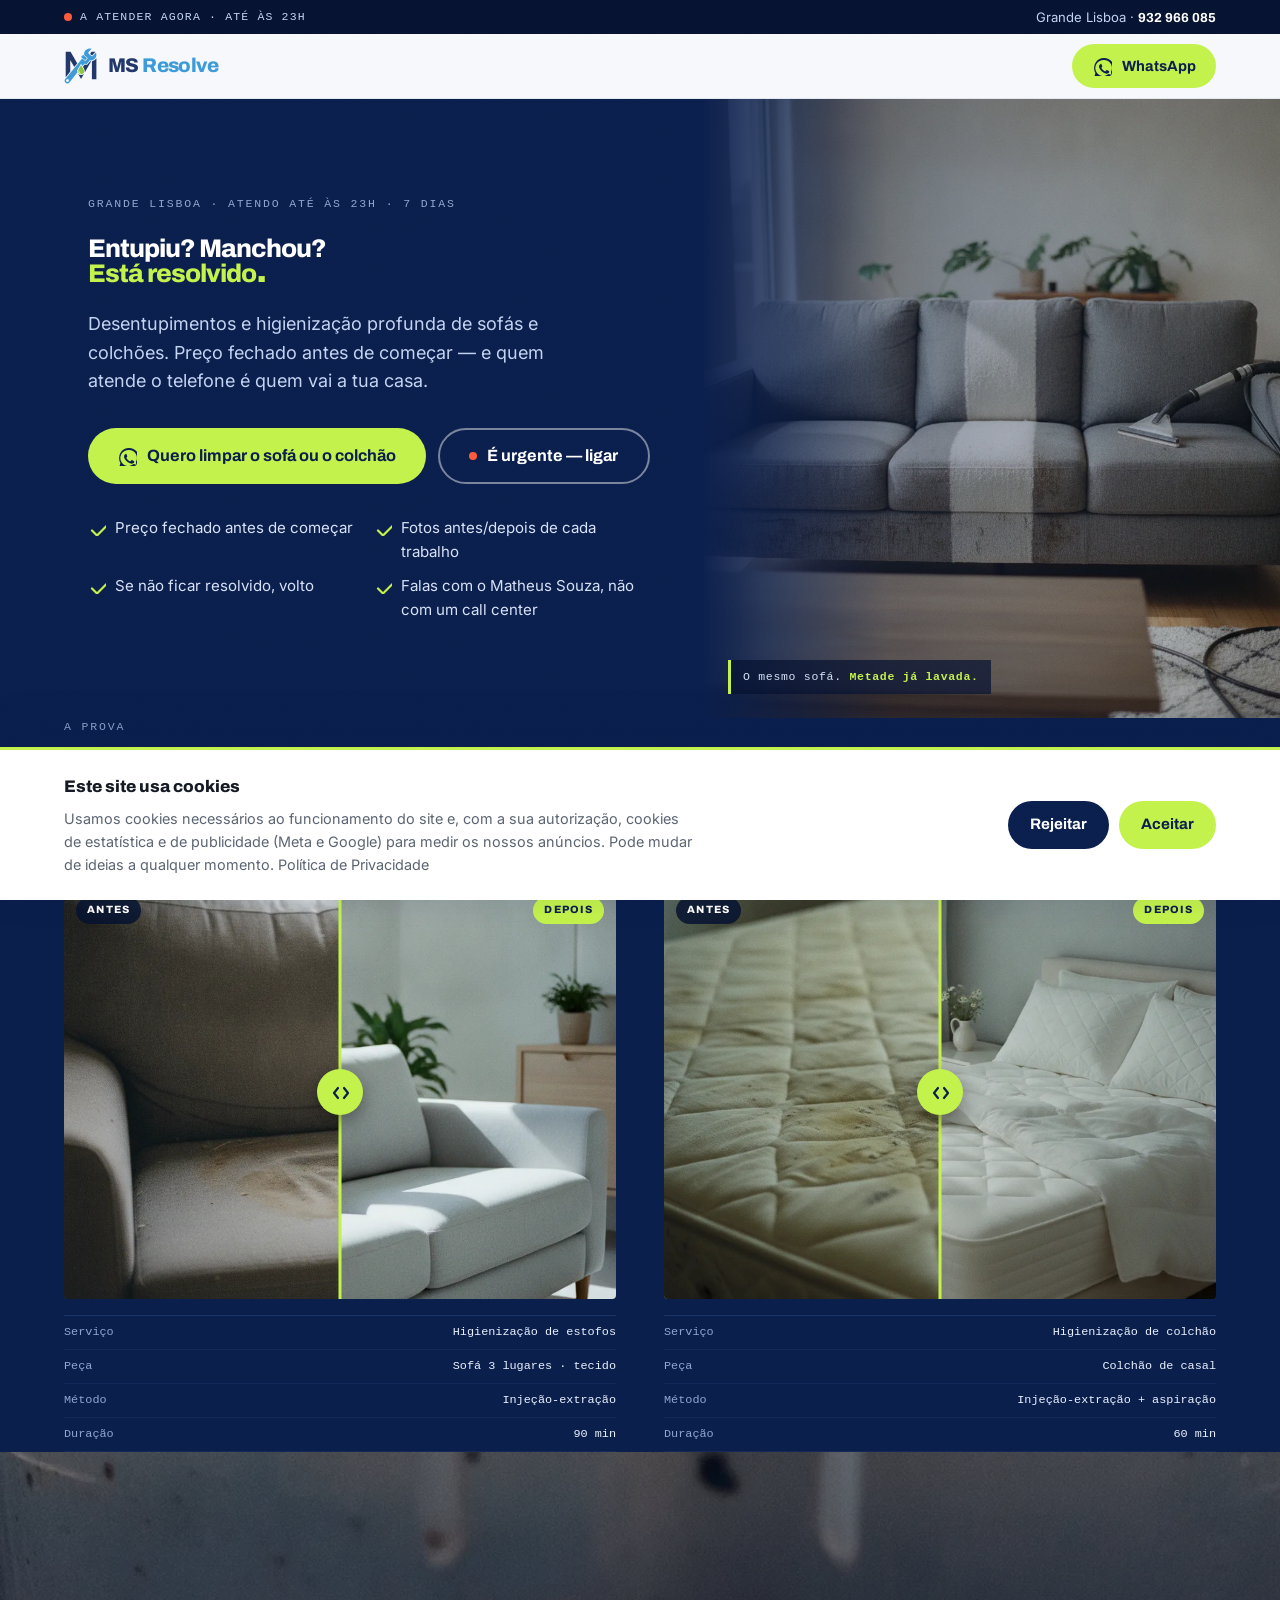
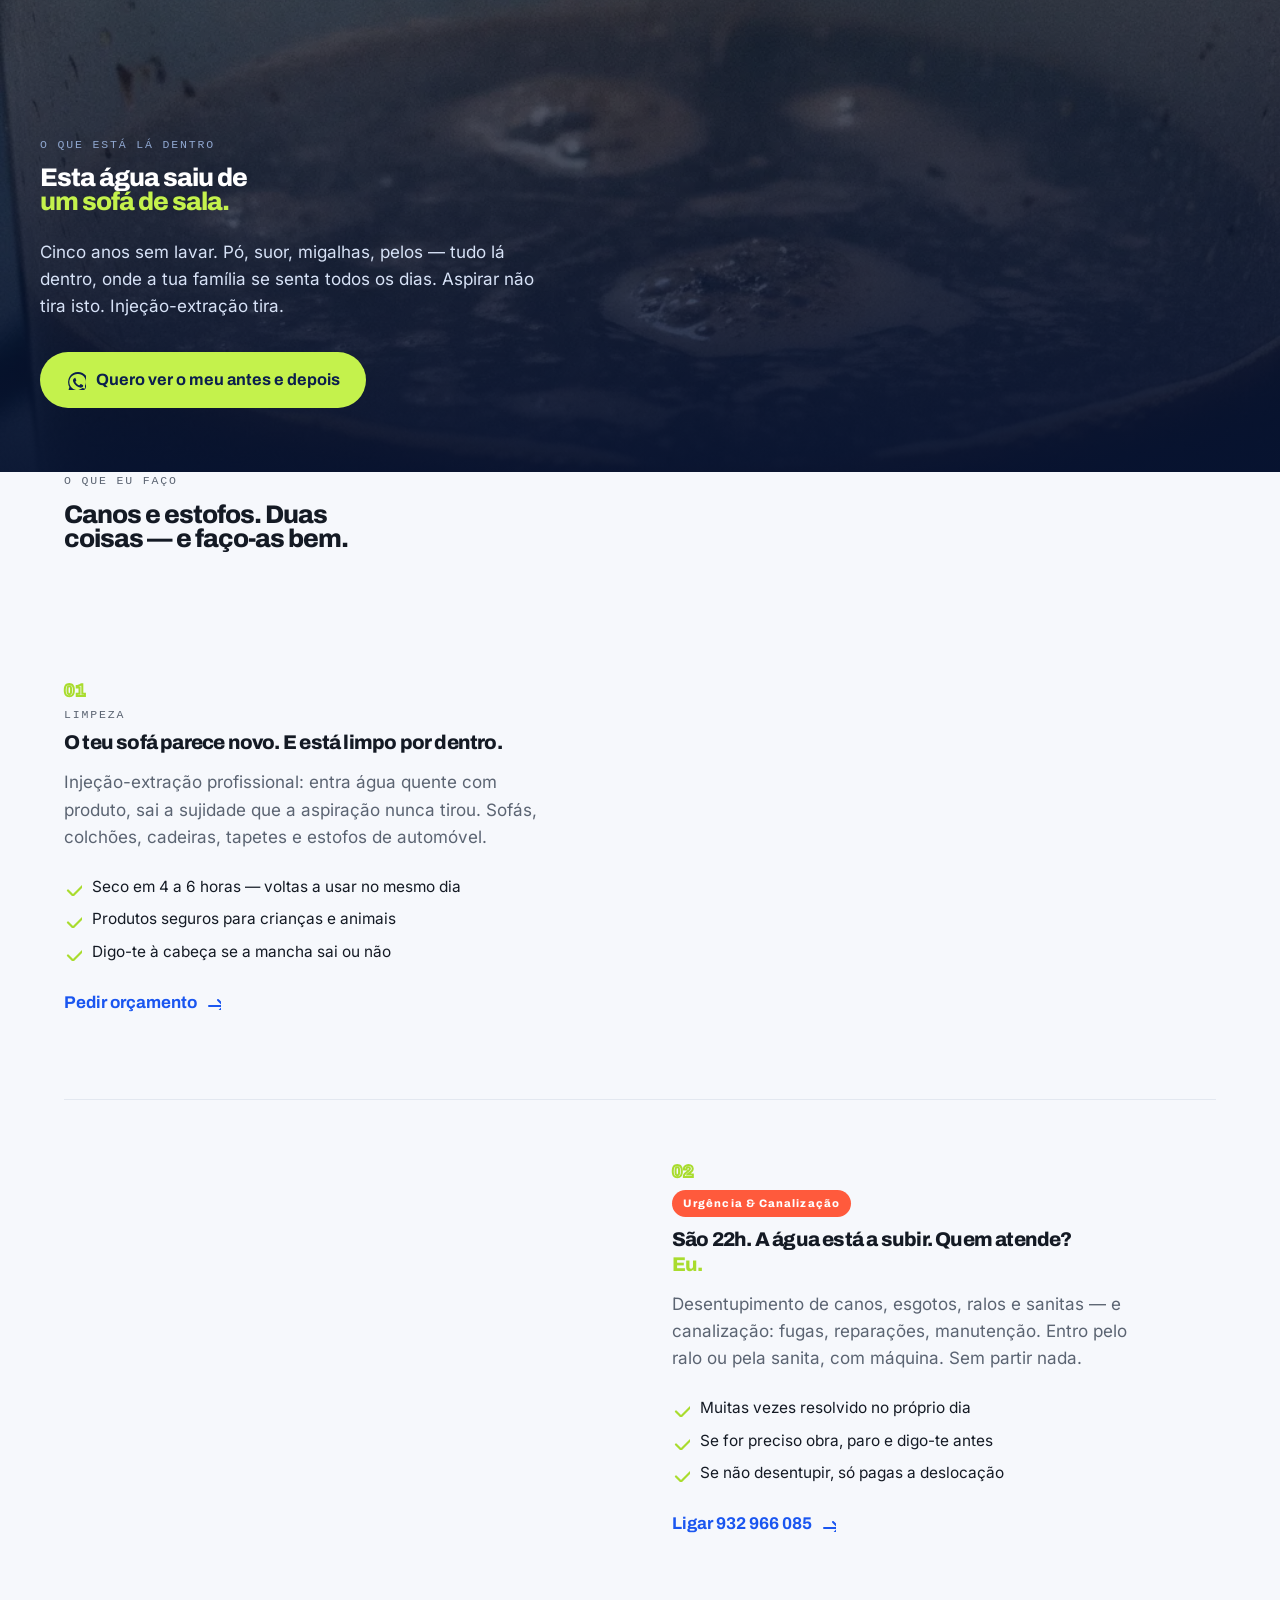
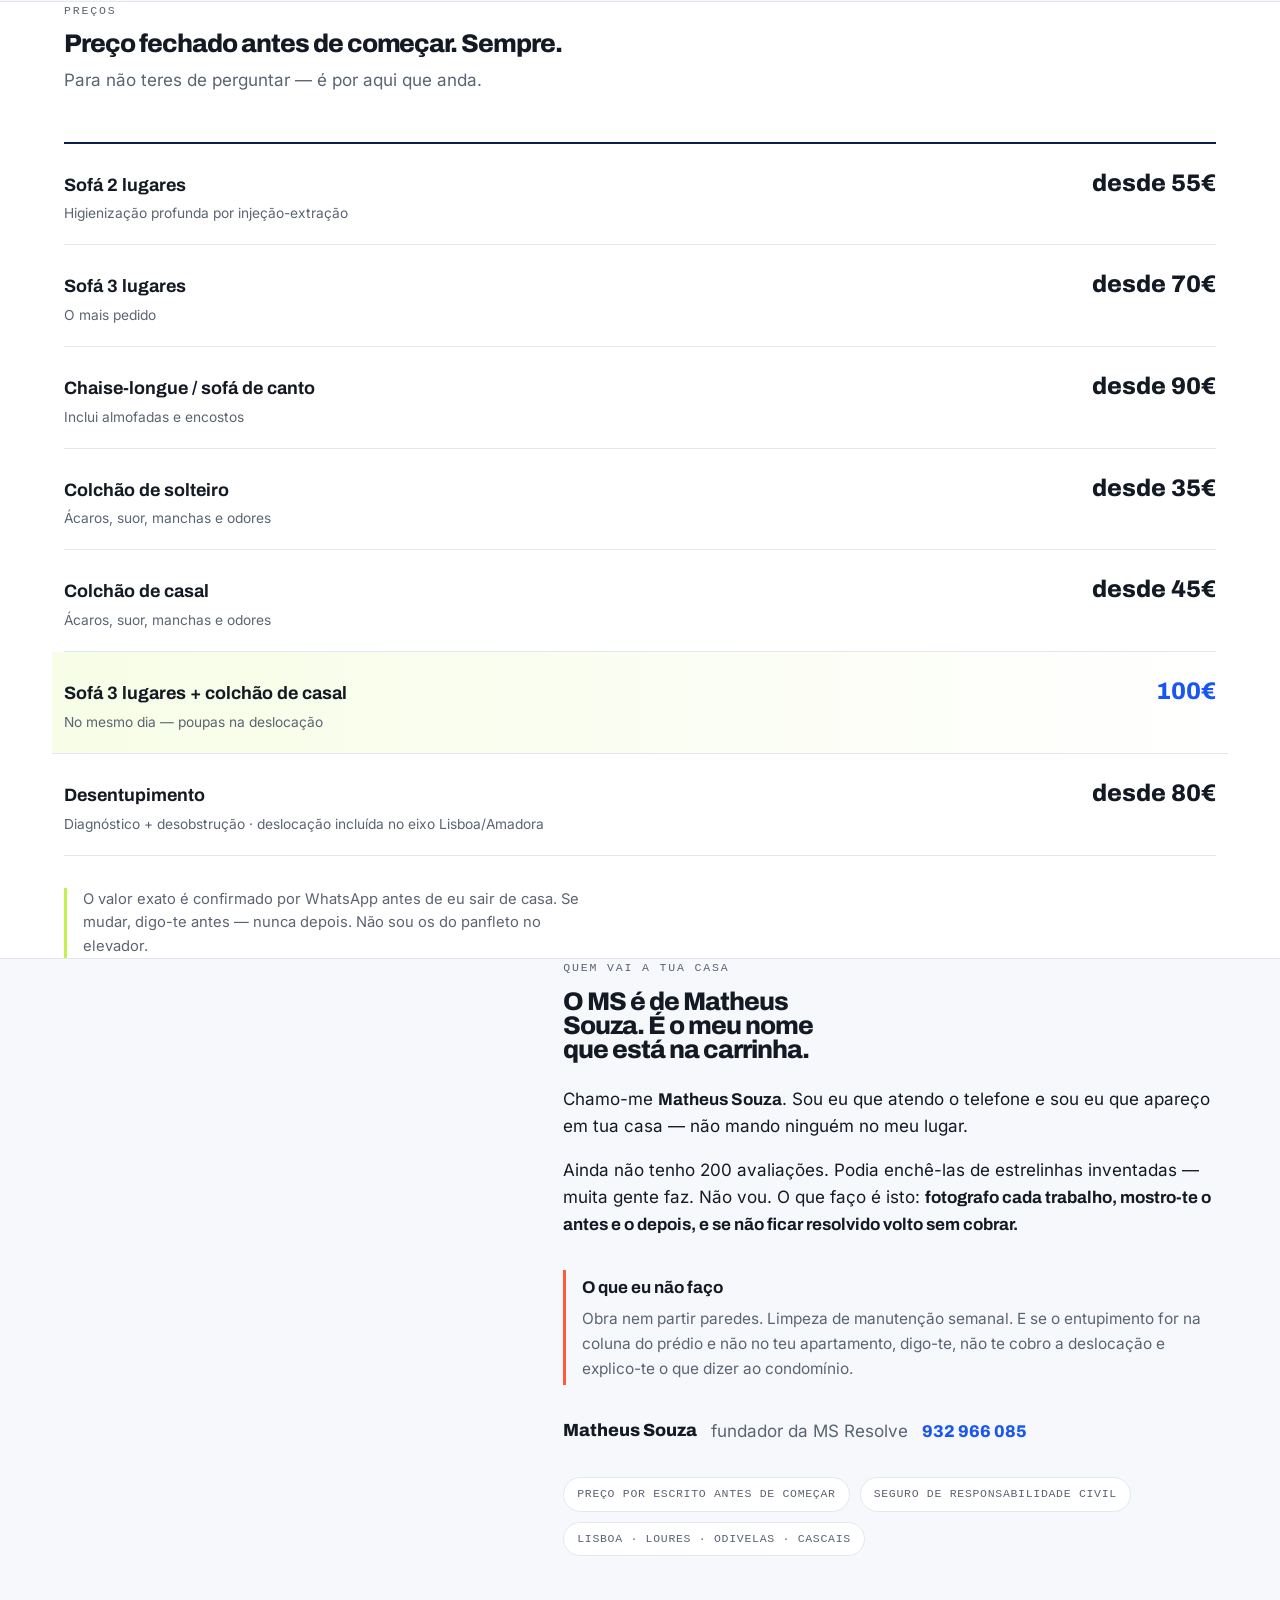
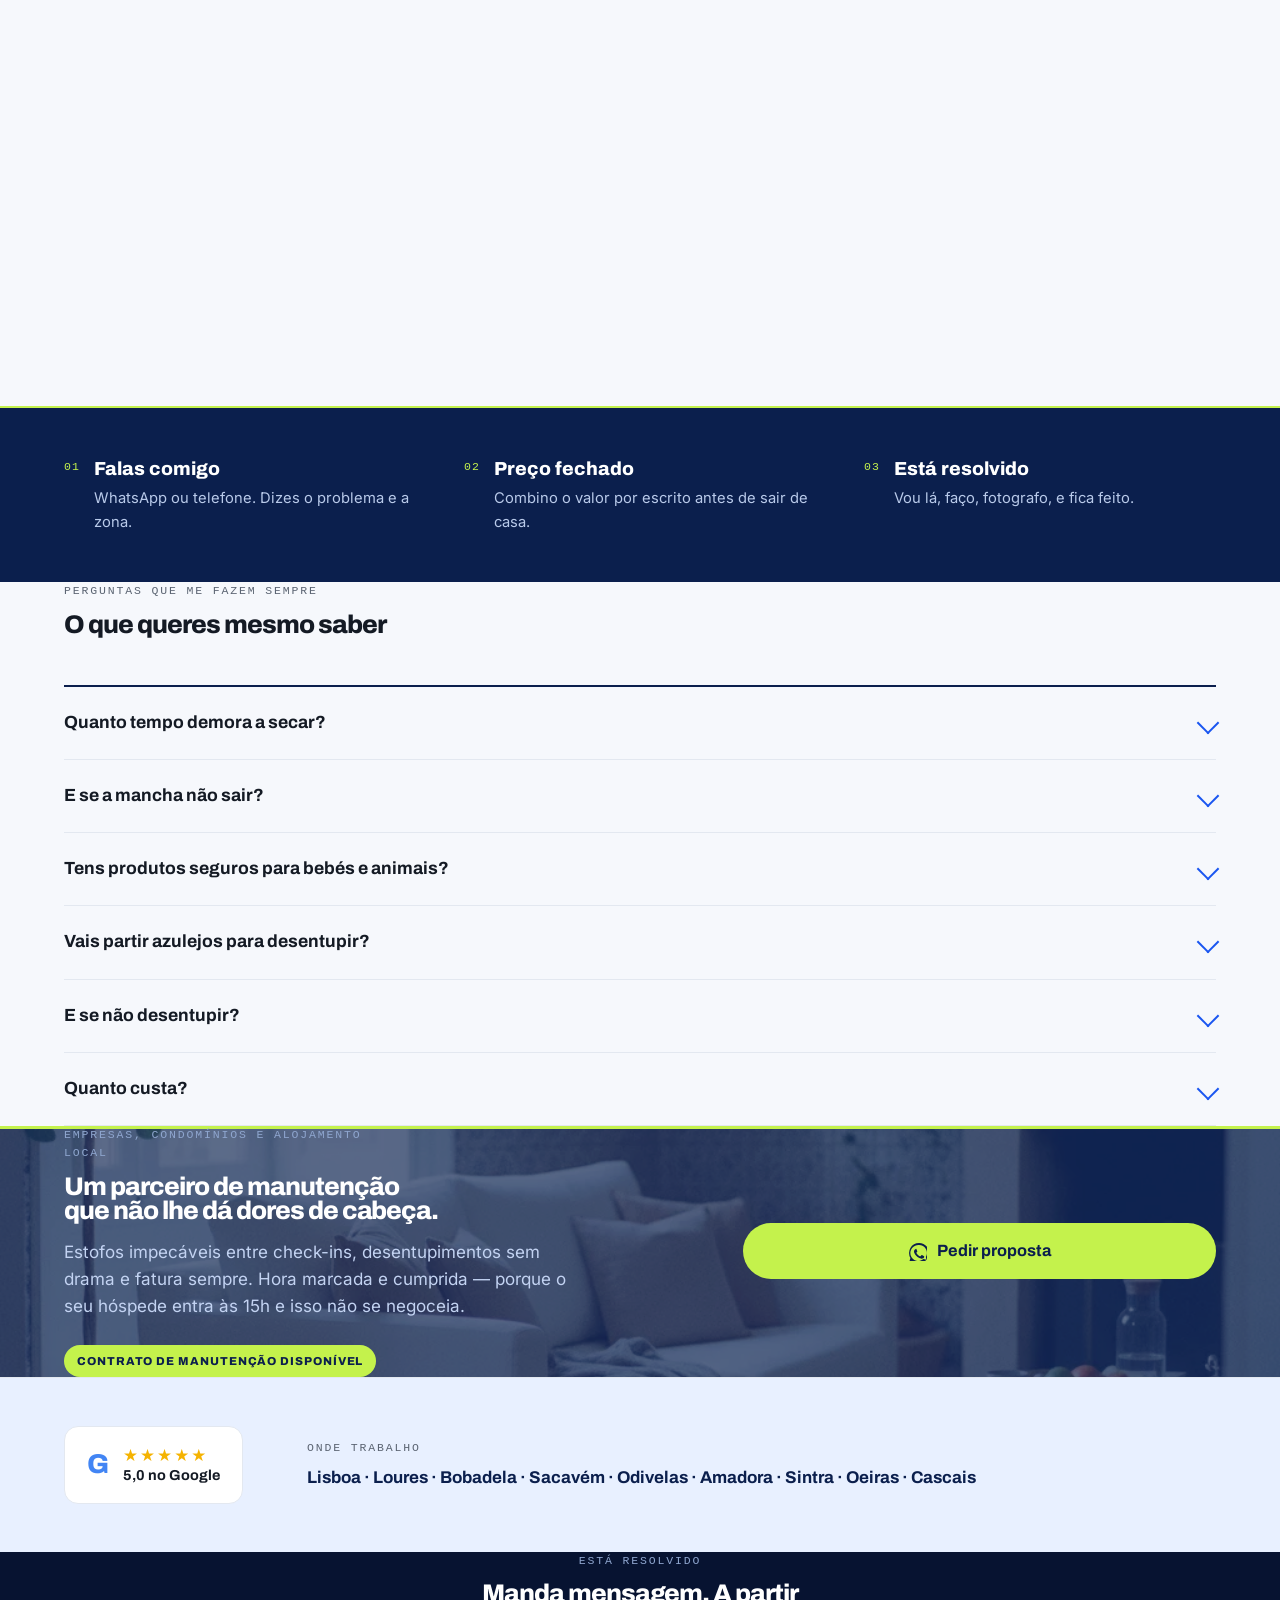
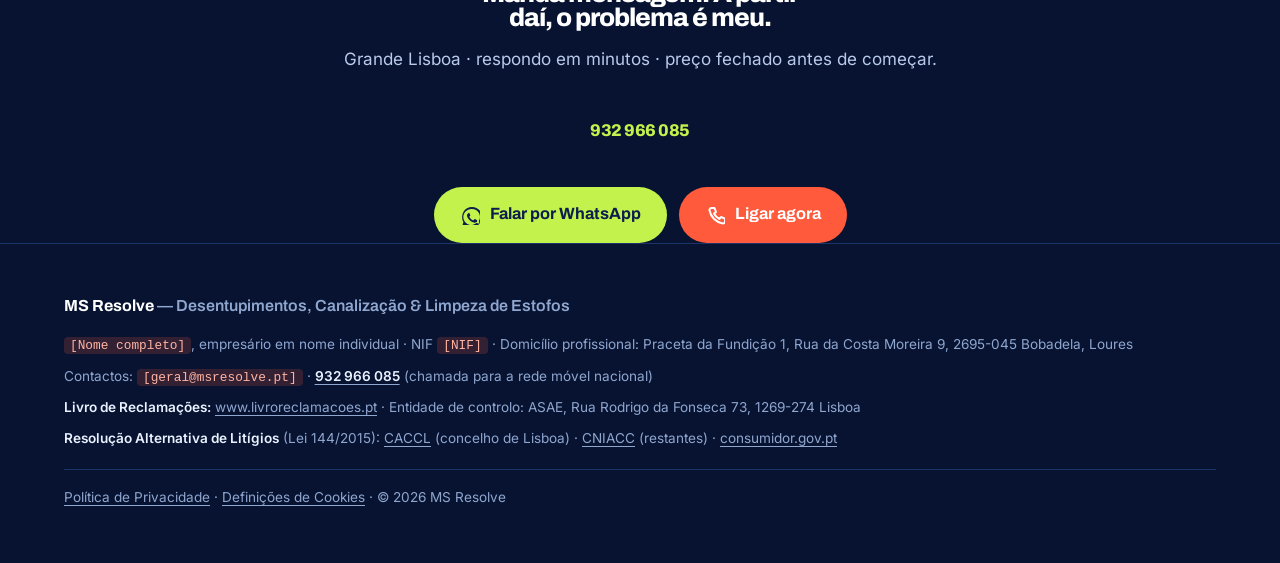
<file: index.html>
<!DOCTYPE html>
<html lang="pt-PT">
<head>
<meta charset="utf-8">
<meta name="robots" content="noindex, nofollow">
<meta name="viewport" content="width=device-width, initial-scale=1">
<meta name="theme-color" content="#0B1F4D">
<title>MS Resolve — Desentupimentos e limpeza de sofás e colchões na Grande Lisboa</title>
<meta name="description" content="Desentupimentos e higienização profunda de sofás e colchões na Grande Lisboa. Preço fechado antes de começar, fotos antes/depois de cada trabalho. Fala com o Matheus: 932 966 085.">
<link rel="canonical" href="https://msresolve.pt/">
<meta property="og:type" content="website">
<meta property="og:locale" content="pt_PT">
<meta property="og:title" content="MS Resolve — Está resolvido.">
<meta property="og:description" content="Desentupimentos e limpeza profunda de sofás e colchões na Grande Lisboa. Preço fechado antes de começar.">
<meta property="og:image" content="https://msresolve.pt/img/og.jpg">
<meta property="og:url" content="https://msresolve.pt/">
<link rel="icon" href="logo/simbolo.svg" type="image/svg+xml">
<link rel="stylesheet" href="fonts.css">
<link rel="preload" as="image" href="img/sofa-metade.webp" fetchpriority="high">
<script type="application/ld+json">
{
  "@context": "https://schema.org",
  "@type": ["LocalBusiness", "Plumber"],
  "name": "MS Resolve",
  "description": "Desentupimentos, canalização e higienização profunda de sofás e colchões na Grande Lisboa.",
  "url": "https://msresolve.pt/",
  "telephone": "+351932966085",
  "priceRange": "€€",
  "image": "https://msresolve.pt/img/og.jpg",
  "founder": { "@type": "Person", "name": "Matheus" },
  "areaServed": [
    { "@type": "City", "name": "Lisboa" }, { "@type": "City", "name": "Amadora" },
    { "@type": "City", "name": "Oeiras" }, { "@type": "City", "name": "Sintra" },
    { "@type": "City", "name": "Loures" }, { "@type": "City", "name": "Almada" }
  ],
  "openingHoursSpecification": [{
    "@type": "OpeningHoursSpecification",
    "dayOfWeek": ["Monday","Tuesday","Wednesday","Thursday","Friday","Saturday","Sunday"],
    "opens": "08:00", "closes": "23:00"
  }],
  "hasOfferCatalog": {
    "@type": "OfferCatalog", "name": "Serviços",
    "itemListElement": [
      { "@type": "Offer", "itemOffered": { "@type": "Service", "name": "Limpeza e higienização de sofás" } },
      { "@type": "Offer", "itemOffered": { "@type": "Service", "name": "Limpeza e higienização de colchões" } },
      { "@type": "Offer", "itemOffered": { "@type": "Service", "name": "Desentupimento de canos, esgotos e sanitas" } },
      { "@type": "Offer", "itemOffered": { "@type": "Service", "name": "Canalização e reparação de fugas" } }
    ]
  }
}
</script>
<script type="application/ld+json">
{
  "@context": "https://schema.org", "@type": "FAQPage",
  "mainEntity": [
    { "@type": "Question", "name": "Quanto tempo demora a secar?", "acceptedAnswer": { "@type": "Answer", "text": "Podes voltar a sentar-te ao fim de 4 a 6 horas. Deixo as janelas do teu lado da casa a arejar antes de sair." } },
    { "@type": "Question", "name": "E se a mancha não sair?", "acceptedAnswer": { "@type": "Answer", "text": "Digo-te à cabeça se acho que sai. Se não sair, não pagas essa parte." } },
    { "@type": "Question", "name": "Os produtos são seguros para bebés e animais?", "acceptedAnswer": { "@type": "Answer", "text": "Sim. E não deixo cheiro a químico — deixo cheiro a nada, que é o que uma casa limpa cheira." } },
    { "@type": "Question", "name": "Vão partir azulejos para desentupir?", "acceptedAnswer": { "@type": "Answer", "text": "Não. Entro pelo ralo ou pela sanita, com máquina. Se for preciso obra, paro e digo-te — não decido isso sozinho." } },
    { "@type": "Question", "name": "E se não desentupir?", "acceptedAnswer": { "@type": "Answer", "text": "Só pagas a deslocação. O resto não cobro." } }
  ]
}
</script>
<style>
/* ============================================================
   MS RESOLVE — direção "Relatório de Campo"
   A fotografia é estrutura. O lima é o marcador forense.
   ============================================================ */
:root{
  --blue:#1A56F0; --navy:#0B1F4D; --navy-2:#071331; --sky:#E8F0FF;
  --lime:#C4F24C; --lime-d:#A9DC2E; --coral:#FF5A3C;
  --white:#fff; --off:#F6F8FC; --mist:#E3E8F0; --slate:#5B6472; --graphite:#141A24;

  --fd:'Archivo','Segoe UI',system-ui,sans-serif;
  --fb:'Inter','Segoe UI',system-ui,sans-serif;
  --fm:ui-monospace,'Cascadia Code','Consolas',monospace;

  --s1:8px; --s2:16px; --s3:24px; --s4:32px; --s5:48px; --s6:64px; --s7:96px;
  --sec:clamp(64px,5vw+40px,120px);
  --maxw:1200px;
  --ease:cubic-bezier(.16,1,.3,1);
}
*{box-sizing:border-box;}
html{scroll-behavior:smooth;}
body{
  margin:0;background:var(--off);color:var(--graphite);
  font-family:var(--fb);font-size:1.0625rem;line-height:1.6;
  -webkit-font-smoothing:antialiased;
  padding-bottom:calc(68px + env(safe-area-inset-bottom));
}
@media(min-width:860px){ body{padding-bottom:0;} }
/* grão de película sobre a página inteira — mata o look "flat digital" */
body::after{
  content:"";position:fixed;inset:0;z-index:9999;pointer-events:none;
  opacity:.05;mix-blend-mode:soft-light;
  background-image:url("data:image/svg+xml,%3Csvg xmlns='http://www.w3.org/2000/svg' width='140' height='140'%3E%3Cfilter id='n'%3E%3CfeTurbulence type='fractalNoise' baseFrequency='.85' numOctaves='3'/%3E%3C/filter%3E%3Crect width='140' height='140' filter='url(%23n)'/%3E%3C/svg%3E");
}
.wrap{max-width:var(--maxw);margin:0 auto;padding:0 var(--s3);}
h1,h2,h3{font-family:var(--fd);font-weight:800;letter-spacing:-.04em;line-height:.95;margin:0;text-wrap:balance;}
p{margin:0;}
img{max-width:100%;display:block;}
[id]{scroll-margin-top:88px;}

/* eyebrow em mono = a camada "relatório" */
.eye{font-family:var(--fm);font-size:.72rem;letter-spacing:.16em;text-transform:uppercase;color:var(--slate);font-weight:500;}
.eye.on-dark{color:#8FA6CF;}

:where(a,button,summary,input,select,textarea):focus-visible{
  outline:3px solid var(--lime);outline-offset:2px;box-shadow:0 0 0 6px var(--navy);border-radius:6px;
}
a{color:inherit;text-decoration:none;}

/* ---------- botões ---------- */
.btn{
  display:inline-flex;align-items:center;justify-content:center;gap:10px;
  font-family:var(--fd);font-weight:700;font-size:1.02rem;line-height:1;
  border:none;border-radius:999px;padding:18px 26px;min-height:56px;cursor:pointer;
  transition:transform .18s var(--ease),background .18s var(--ease);
}
.btn:active{transform:scale(.985);}
.btn svg{width:20px;height:20px;flex:0 0 auto;}
.btn-lime{background:var(--lime);color:var(--navy);}      /* primário — 12.3:1 */
.btn-lime:hover{background:var(--lime-d);}
.btn-coral{background:var(--coral);color:#fff;}
.btn-navy{background:var(--navy);color:#fff;}
.btn-out{background:transparent;color:#fff;border:2px solid rgba(255,255,255,.45);}
.btn-out:hover{border-color:#fff;}

/* ---------- 00 · barra utilitária ---------- */
.util{background:var(--navy-2);color:#C3D3F2;font-size:.82rem;}
.util-in{display:flex;align-items:center;justify-content:space-between;gap:var(--s2);min-height:34px;flex-wrap:wrap;}
.util .live{display:flex;align-items:center;gap:8px;font-family:var(--fm);font-size:.72rem;letter-spacing:.1em;text-transform:uppercase;}
.dot{width:8px;height:8px;border-radius:50%;background:var(--coral);flex:0 0 auto;animation:pulse 2.2s infinite;}
@keyframes pulse{0%,100%{opacity:1}50%{opacity:.3}}
.util a{font-family:var(--fd);font-weight:700;color:#fff;}
.util a:hover{color:var(--lime);}

/* ---------- topbar ---------- */
.top{position:sticky;top:0;z-index:60;background:rgba(246,248,252,.92);backdrop-filter:blur(14px);border-bottom:1px solid var(--mist);}
.top-in{display:flex;align-items:center;justify-content:space-between;height:64px;gap:var(--s2);}
.top .logo{display:flex;align-items:center;gap:11px;text-decoration:none;}
.top .logo img{height:36px;width:auto;}
.logo-wm{font-family:var(--fd);font-weight:800;font-size:1.24rem;letter-spacing:-.03em;color:#22376A;line-height:1;}
.logo-wm b{color:#3D9BD8;font-weight:800;}
.top .btn{padding:12px 20px;min-height:44px;font-size:.92rem;}

/* ---------- 01 · HERO (55/45, assimétrico) ---------- */
.hero{position:relative;background:var(--navy);color:#fff;overflow:hidden;}
.hero-in{position:relative;display:grid;grid-template-columns:1fr;}
@media(min-width:960px){ .hero-in{grid-template-columns:55fr 45fr;align-items:center;} }
.hero-txt{position:relative;z-index:3;padding:var(--s6) var(--s3) var(--s7);max-width:calc(var(--maxw)*.55);margin-left:auto;width:100%;}
@media(min-width:960px){ .hero-txt{padding:var(--s7) var(--s5) var(--s7) var(--s3);} }
.hero h1{font-size:clamp(2.6rem,1.6rem+5.4vw,5.6rem);margin:var(--s3) 0 var(--s3);}
.hero h1 .res{color:var(--lime);display:block;}
.hero h1 .pt{font-size:1.4em;line-height:0;color:var(--lime);}
.hero .sub{color:#C3D3F2;font-size:1.12rem;max-width:44ch;}
.hero .ctas{display:flex;flex-direction:column;gap:12px;margin-top:var(--s4);}
@media(min-width:560px){ .hero .ctas{flex-direction:row;flex-wrap:wrap;} }
.hero .ctas .btn{flex:1 1 auto;}
.trust{list-style:none;margin:var(--s4) 0 0;padding:0;display:grid;gap:10px;}
@media(min-width:640px){ .trust{grid-template-columns:1fr 1fr;} }
.trust li{display:flex;align-items:flex-start;gap:9px;font-size:.94rem;color:#D7E2F7;}
.trust svg{width:18px;height:18px;color:var(--lime);flex:0 0 auto;margin-top:2px;}

/* foto do hero: sangra, com a linha de corte lima */
.hero-fig{position:relative;min-height:300px;}
@media(min-width:960px){ .hero-fig{position:absolute;inset:0 0 0 55%;min-height:100%;} }
.hero-fig img{width:100%;height:100%;object-fit:cover;}
.hero-fig::after{
  content:"";position:absolute;inset:0;
  background:linear-gradient(178deg,rgba(7,19,49,.55) 0%,rgba(7,19,49,.20) 40%,rgba(7,19,49,.72) 100%);
}
@media(min-width:960px){
  .hero-fig::after{background:linear-gradient(90deg,rgba(11,31,77,.98) 0%,rgba(11,31,77,.35) 32%,rgba(11,31,77,.12) 100%);}
}
/* a foto já tem a divisória real — uma linha desenhada por cima nunca alinha e lê-se como bug.
   Em vez disso, uma legenda de relatório. */
.hero-cap{
  position:absolute;left:var(--s3);bottom:var(--s3);z-index:3;
  font-family:var(--fm);font-size:.72rem;letter-spacing:.06em;color:#D7E2F7;
  background:rgba(7,19,49,.72);backdrop-filter:blur(6px);
  border-left:3px solid var(--lime);padding:8px 12px;
}
.hero-cap strong{color:var(--lime);font-weight:700;}

/* ---------- 02 · A PROVA (full-bleed navy) ---------- */
.prova{background:var(--navy);color:#fff;padding:var(--sec) 0;}
.prova h2{font-size:clamp(2rem,1.4rem+2.4vw,3.2rem);margin:12px 0 10px;}
.prova .lead{color:#B9CAEA;max-width:52ch;}
.provas{display:grid;gap:var(--s5);margin-top:var(--s5);}
@media(min-width:900px){ .provas{grid-template-columns:1fr 1fr;} }
.ba{position:relative;aspect-ratio:4/3;border-radius:4px;overflow:hidden;touch-action:pan-y;cursor:ew-resize;user-select:none;background:#0E2350;}
.ba img{position:absolute;inset:0;width:100%;height:100%;object-fit:cover;}
.ba .before{clip-path:inset(0 50% 0 0);}
.ba .bar{position:absolute;top:0;bottom:0;left:50%;width:3px;background:var(--lime);transform:translateX(-50%);z-index:3;}
.ba .knob{position:absolute;top:50%;left:50%;transform:translate(-50%,-50%);width:46px;height:46px;border-radius:50%;background:var(--lime);color:var(--navy);display:grid;place-items:center;z-index:4;box-shadow:0 6px 20px rgba(0,0,0,.4);}
.ba .knob svg{width:22px;height:22px;}
.ba .tag{position:absolute;top:12px;z-index:5;font-family:var(--fd);font-weight:800;font-size:.66rem;letter-spacing:.12em;padding:5px 11px;border-radius:999px;}
.ba .tag.b{left:12px;background:rgba(7,19,49,.85);color:#fff;}
.ba .tag.a{right:12px;background:var(--lime);color:var(--navy);}
/* a ficha técnica em mono é o que transforma uma foto bonita numa prova */
.ficha{margin-top:var(--s2);border-top:1px solid #1C3568;font-family:var(--fm);font-size:.74rem;color:#8FA6CF;}
.ficha div{display:flex;justify-content:space-between;gap:var(--s2);padding:7px 0;border-bottom:1px solid rgba(28,53,104,.5);}
.ficha span:last-child{color:#EAF1FF;}

/* ---------- 03 · A ÁGUA ---------- */
.agua{position:relative;min-height:min(72vh,620px);display:flex;align-items:flex-end;color:#fff;overflow:hidden;}
.agua img{position:absolute;inset:0;width:100%;height:100%;object-fit:cover;}
.agua::after{content:"";position:absolute;inset:0;background:linear-gradient(178deg,rgba(7,19,49,.35) 0%,rgba(7,19,49,.62) 45%,rgba(7,19,49,.96) 100%);}
.agua-in{position:relative;z-index:2;padding:var(--s7) 0 var(--s6);width:100%;}
.agua h2{font-size:clamp(2rem,1.3rem+3.4vw,3.8rem);max-width:16ch;margin:12px 0 var(--s3);}
.agua h2 em{font-style:normal;color:var(--lime);}
.agua p{max-width:46ch;color:#D7E2F7;}
.agua .btn{margin-top:var(--s4);}

/* ---------- 04 · OS DOIS TRABALHOS (zig-zag) ---------- */
.trab{padding:var(--sec) 0;}
.trab h2{font-size:clamp(2rem,1.4rem+2.4vw,3.2rem);margin:12px 0 var(--s5);max-width:18ch;}
.job{display:grid;gap:var(--s4);align-items:center;position:relative;padding:var(--s4) 0;}
@media(min-width:860px){
  .job{grid-template-columns:1fr 1fr;gap:var(--s6);}
  .job.rev .job-txt{order:2;} .job.rev .job-fig{order:1;}
}
.job + .job{border-top:1px solid var(--mist);}
.job-fig{position:relative;}
.job-fig img{width:100%;height:auto;aspect-ratio:4/3;object-fit:cover;object-position:center;border-radius:4px;}
/* numeral: vive no texto, alinhado ao eyebrow — atrás da foto saía cortado e lia-se como erro */
.job-n{
  display:block;font-family:var(--fd);font-weight:800;font-size:clamp(3.4rem,2rem+3vw,5rem);line-height:.9;
  color:transparent;-webkit-text-stroke:2px var(--lime-d);margin-bottom:var(--s1);
}
/* legenda em mono por baixo da foto: é o que transforma uma imagem bonita numa prova */
.cap{font-family:var(--fm);font-size:.72rem;letter-spacing:.04em;color:var(--slate);margin-top:10px;}
.job h3{font-size:clamp(1.6rem,1.2rem+1.6vw,2.3rem);margin:10px 0 var(--s2);}
.job .eu{font-size:clamp(3rem,2rem+4vw,5rem);color:var(--lime-d);display:block;margin-top:6px;}
.job p{color:var(--slate);max-width:44ch;}
.job ul{list-style:none;padding:0;margin:var(--s3) 0 0;display:grid;gap:8px;}
.job li{display:flex;gap:10px;align-items:flex-start;font-size:.96rem;}
.job li svg{width:18px;height:18px;color:var(--lime-d);flex:0 0 auto;margin-top:3px;}
.job .go{display:inline-flex;align-items:center;gap:8px;margin-top:var(--s3);font-family:var(--fd);font-weight:700;color:var(--blue);position:relative;}
.job .go::after{content:"";position:absolute;left:0;right:0;bottom:-4px;height:2px;background:var(--lime-d);transform:scaleX(0);transform-origin:left;transition:transform .22s var(--ease);}
.job .go:hover::after{transform:scaleX(1);}
.job .go svg{width:16px;height:16px;transition:transform .2s var(--ease);}
.job .go:hover svg{transform:translateX(4px);}
.tag-urg{display:inline-block;background:var(--coral);color:#fff;font-family:var(--fd);font-weight:800;font-size:.68rem;letter-spacing:.1em;padding:5px 11px;border-radius:999px;}

/* ---------- 05 · PREÇOS (tabela tipográfica) ---------- */
.precos{background:var(--white);border-top:1px solid var(--mist);border-bottom:1px solid var(--mist);padding:var(--sec) 0;}
.precos h2{font-size:clamp(2rem,1.4rem+2.4vw,3.2rem);margin:12px 0 10px;}
.precos .lead{color:var(--slate);}
.tabela{margin-top:var(--s5);}
.tabela .lin{display:flex;align-items:baseline;justify-content:space-between;gap:var(--s3);padding:20px 0;border-bottom:1px solid var(--mist);}
.tabela .lin:first-child{border-top:2px solid var(--navy);}
.tabela .nm{font-family:var(--fd);font-weight:700;font-size:1.12rem;}
.tabela .nm small{display:block;font-family:var(--fb);font-weight:400;font-size:.86rem;color:var(--slate);margin-top:3px;}
.tabela .vl{font-family:var(--fd);font-weight:800;font-size:1.5rem;white-space:nowrap;font-variant-numeric:tabular-nums;}
.tabela .lin.destaque .vl{color:var(--blue);}
.tabela .lin.destaque{background:linear-gradient(90deg,rgba(196,242,76,.14),transparent);margin:0 -12px;padding:20px 12px;}
.precos .nota{margin-top:var(--s4);color:var(--slate);font-size:.92rem;max-width:60ch;border-left:3px solid var(--lime);padding-left:var(--s2);}

/* ---------- 06 · O MATHEUS (40/60 assimétrico) ---------- */
.eu-sec{padding:var(--sec) 0;}
.eu-grid{display:grid;gap:var(--s5);align-items:start;}
@media(min-width:860px){ .eu-grid{grid-template-columns:40fr 60fr;gap:var(--s6);} }
.eu-fig img{width:100%;aspect-ratio:4/5;object-fit:cover;border-radius:4px;}
.eu-fig figcaption{font-family:var(--fm);font-size:.72rem;color:var(--slate);margin-top:10px;letter-spacing:.04em;}
.eu-sec h2{font-size:clamp(1.9rem,1.3rem+2.2vw,2.9rem);margin:12px 0 var(--s3);max-width:20ch;}
.eu-sec .txt p + p{margin-top:var(--s2);}
.eu-sec .txt{color:var(--graphite);}
.eu-sec .txt strong{font-family:var(--fd);}
.nao{margin-top:var(--s4);border-left:3px solid var(--coral);padding:4px 0 4px var(--s2);}
.nao b{font-family:var(--fd);display:block;margin-bottom:6px;}
.nao p{color:var(--slate);font-size:.96rem;}
.assina{margin-top:var(--s4);display:flex;align-items:center;gap:14px;flex-wrap:wrap;}
.assina .nome{font-family:var(--fd);font-weight:800;font-size:1.1rem;}
.assina .tel{font-family:var(--fd);font-weight:800;color:var(--blue);}
.factos{display:flex;flex-wrap:wrap;gap:10px;margin-top:var(--s4);}
.factos span{font-family:var(--fm);font-size:.72rem;letter-spacing:.06em;text-transform:uppercase;color:var(--slate);border:1px solid var(--mist);border-radius:999px;padding:7px 13px;background:var(--white);}

/* ---------- 07 · MÉTODO (faixa fina) ---------- */
.metodo{background:var(--navy);color:#fff;padding:var(--s5) 0;position:relative;}
.metodo::before{content:"";position:absolute;top:0;left:0;right:0;height:2px;background:var(--lime);}
.metodo-in{display:grid;gap:var(--s3);}
@media(min-width:760px){ .metodo-in{grid-template-columns:repeat(3,1fr);gap:var(--s5);} }
.passo{display:flex;gap:14px;align-items:flex-start;}
.passo .n{font-family:var(--fm);font-size:.72rem;color:var(--lime);letter-spacing:.1em;padding-top:4px;}
.passo b{font-family:var(--fd);font-weight:800;font-size:1.18rem;display:block;}
.passo p{color:#B9CAEA;font-size:.92rem;margin-top:3px;}

/* ---------- 08 · FAQ ---------- */
.faq{padding:var(--sec) 0;}
.faq h2{font-size:clamp(2rem,1.4rem+2.4vw,3.2rem);margin:12px 0 var(--s5);}
.faq details{border-bottom:1px solid var(--mist);}
.faq details:first-of-type{border-top:2px solid var(--navy);}
.faq summary{font-family:var(--fd);font-weight:700;font-size:1.1rem;padding:22px 0;cursor:pointer;list-style:none;display:flex;justify-content:space-between;gap:var(--s3);align-items:center;}
.faq summary::-webkit-details-marker{display:none;}
.faq summary::after{content:"";width:14px;height:14px;flex:0 0 auto;border-right:2px solid var(--blue);border-bottom:2px solid var(--blue);transform:rotate(45deg);transition:transform .22s var(--ease);}
.faq details[open] summary::after{transform:rotate(-135deg);}
.faq details p{padding:0 0 24px;color:var(--slate);max-width:62ch;}

/* ---------- 09 · B2B ---------- */
.b2b{position:relative;background:var(--navy);color:#fff;padding:var(--sec) 0;overflow:hidden;}
.b2b::before{content:"";position:absolute;top:0;left:0;right:0;height:3px;background:var(--lime);z-index:2;}
.b2b img{position:absolute;inset:0;width:100%;height:100%;object-fit:cover;opacity:.35;mix-blend-mode:screen;}
.b2b-in{position:relative;z-index:2;display:grid;gap:var(--s4);align-items:center;}
@media(min-width:860px){ .b2b-in{grid-template-columns:1.3fr 1fr;gap:var(--s6);} }
.b2b h2{font-size:clamp(1.8rem,1.3rem+2vw,2.8rem);margin:12px 0 var(--s2);}
.b2b p{color:#C3D3F2;max-width:48ch;}
.selo{display:inline-flex;align-items:center;gap:8px;background:var(--lime);color:var(--navy);font-family:var(--fd);font-weight:800;font-size:.72rem;letter-spacing:.08em;text-transform:uppercase;padding:7px 13px;border-radius:999px;margin-top:var(--s3);}

/* ---------- 10 · CTA FINAL ---------- */
.final{background:var(--navy-2);color:#fff;padding:var(--sec) 0;text-align:center;}
.final h2{font-size:clamp(1.9rem,1.3rem+2.4vw,3rem);max-width:20ch;margin:12px auto var(--s2);}
.final p{color:#B9CAEA;}
.final .tel-big{display:inline-block;margin:var(--s5) 0 var(--s2);font-family:var(--fd);font-weight:800;color:var(--lime);
  font-size:clamp(2.2rem,1.2rem+5vw,5.2rem);letter-spacing:-.03em;font-variant-numeric:tabular-nums;line-height:1;}
.final .ctas{display:flex;gap:12px;justify-content:center;flex-wrap:wrap;margin-top:var(--s4);}

/* ---------- rodapé ---------- */
/* prova social real + zonas */
.confia{background:var(--sky);padding:var(--s5) 0;border-top:1px solid var(--mist);}
.confia-in{display:grid;gap:var(--s4);align-items:center;}
@media(min-width:760px){ .confia-in{grid-template-columns:auto 1fr;gap:var(--s6);} }
.gstars{display:inline-flex;align-items:center;gap:14px;background:var(--white);border:1px solid var(--mist);border-radius:14px;padding:16px 22px;box-shadow:var(--shadow);text-decoration:none;}
.gstars .g{font-family:var(--fd);font-weight:800;font-size:1.7rem;color:#4285F4;}
.gstars .stk{display:flex;flex-direction:column;color:#F5B301;font-size:1.05rem;letter-spacing:2px;line-height:1.15;}
.gstars .stk b{color:var(--graphite);font-family:var(--fd);font-size:.9rem;letter-spacing:0;margin-top:2px;}
.zonas .eye{display:block;margin-bottom:8px;}
.zonas p{font-family:var(--fd);font-weight:700;color:var(--navy);font-size:clamp(1.05rem,.9rem+.7vw,1.35rem);line-height:1.5;margin:0;}
footer{background:var(--navy-2);color:#8FA6CF;padding:var(--s5) 0;border-top:1px solid #1C3568;font-size:.85rem;line-height:1.7;}
footer p{margin:0 0 8px;}
footer a{text-decoration:underline;text-underline-offset:3px;}
footer a:hover{color:var(--lime);}
footer strong{color:#EAF1FF;}
.foot-nome{font-family:var(--fd);font-size:1rem;margin-bottom:14px !important;}
.foot-nome strong{color:#fff;}
.foot-links{margin-top:18px !important;padding-top:16px;border-top:1px solid #1C3568;}
.ph{background:rgba(255,90,60,.18);color:#FFB4A2;font-family:var(--fm);font-size:.8rem;padding:1px 6px;border-radius:4px;}

/* banner de cookies — "Rejeitar" tem de ter o MESMO peso visual que "Aceitar",
   senão o consentimento é inválido (e todo o tratamento seguinte é ilícito) */
.ck{position:fixed;left:0;right:0;bottom:0;z-index:90;background:var(--white);
    border-top:3px solid var(--lime);box-shadow:0 -14px 40px rgba(11,31,77,.20);
    padding:var(--s3) 0 calc(var(--s3) + env(safe-area-inset-bottom));}
.ck[hidden]{display:none;}
.ck-in{max-width:var(--maxw);margin:0 auto;padding:0 var(--s3);display:grid;gap:var(--s3);align-items:center;}
@media(min-width:820px){ .ck-in{grid-template-columns:1fr auto;gap:var(--s5);} }
.ck-t{font-family:var(--fd);font-weight:800;font-size:1.05rem;margin:0 0 6px;}
.ck-d{font-size:.9rem;color:var(--slate);margin:0;max-width:70ch;}
.ck-b{display:flex;gap:10px;}
.ck-b .btn{flex:1;padding:14px 22px;min-height:48px;font-size:.95rem;white-space:nowrap;}
@media(max-width:859px){ body:has(.ck:not([hidden])) .sticky{bottom:auto;display:none;} }

/* ---------- sticky mobile ---------- */
.sticky{
  position:fixed;left:0;right:0;bottom:0;z-index:70;display:flex;gap:8px;
  padding:10px 12px calc(10px + env(safe-area-inset-bottom));
  background:rgba(255,255,255,.97);backdrop-filter:blur(14px);
  border-top:3px solid var(--lime);box-shadow:0 -10px 30px rgba(11,31,77,.14);
}
.sticky .btn{padding:14px;min-height:52px;font-size:.98rem;}
.sticky .btn-lime{flex:1;}
.sticky .btn-coral{flex:1.6;}   /* urgência à direita = polegar dominante */
@media(min-width:860px){ .sticky{display:none;} }

/* ---------- motion ---------- */
.js .rv{opacity:0;transform:translateY(10px);}
.js .rv.in{opacity:1;transform:none;transition:opacity .7s var(--ease),transform .7s var(--ease);}
.js .rv-img{clip-path:inset(100% 0 0 0);transform:scale(1.06);}
.js .rv-img.in{clip-path:inset(0 0 0 0);transform:scale(1);transition:clip-path .9s var(--ease),transform .9s var(--ease);}
@media(prefers-reduced-motion:reduce){
  html{scroll-behavior:auto;}
  .js .rv,.js .rv.in,.js .rv-img,.js .rv-img.in{opacity:1;transform:none;clip-path:none;transition:none;}
  .dot{animation:none;}
}
</style>
</head>
<body>

<!-- sprite de ícones: desenhados, stroke 2px, currentColor -->
<svg width="0" height="0" style="position:absolute" aria-hidden="true" focusable="false">
  <defs>
    <g id="i-check" fill="none" stroke="currentColor" stroke-width="2.2" stroke-linecap="round" stroke-linejoin="round"><path d="M4 12.5l5 5L20 6.5"/></g>
    <g id="i-wa" fill="currentColor"><path d="M12 2a10 10 0 00-8.6 15L2 22l5.2-1.3A10 10 0 1012 2zm0 2a8 8 0 016.9 12l.5 2.8-2.9-.7A8 8 0 1112 4zm-3.4 4.2c-.2 0-.5.1-.7.3-.2.3-.9.9-.9 2.1s.9 2.4 1 2.6c.1.2 1.7 2.8 4.3 3.8 2.1.8 2.6.7 3 .6.5-.1 1.5-.6 1.7-1.2.2-.6.2-1.1.2-1.2-.1-.1-.2-.2-.5-.3l-1.7-.8c-.2-.1-.4-.1-.6.1l-.8 1c-.1.2-.3.2-.5.1-.3-.1-1.2-.5-2.2-1.4-.8-.7-1.3-1.6-1.5-1.9-.1-.2 0-.4.1-.5l.5-.6c.1-.2.2-.3.3-.5 0-.2 0-.3-.1-.5l-.7-1.7c-.2-.4-.4-.4-.6-.4z"/></g>
    <g id="i-tel" fill="none" stroke="currentColor" stroke-width="2" stroke-linecap="round" stroke-linejoin="round"><path d="M6.5 3h3l1.5 4-2 1.5a12 12 0 005.5 5.5L16 12l4 1.5v3a2 2 0 01-2.2 2A16.5 16.5 0 014.5 5.2 2 2 0 016.5 3z"/></g>
    <g id="i-arrow" fill="none" stroke="currentColor" stroke-width="2" stroke-linecap="round" stroke-linejoin="round"><path d="M4 12h15M13 6l6 6-6 6"/></g>
    <g id="i-drag" fill="none" stroke="currentColor" stroke-width="2.2" stroke-linecap="round" stroke-linejoin="round"><path d="M9 7l-4 5 4 5M15 7l4 5-4 5"/></g>
  </defs>
</svg>

<!-- 00 · barra utilitária: o número está sempre à vista e é selecionável -->
<div class="util">
  <div class="wrap util-in">
    <span class="live"><span class="dot"></span> A atender agora · até às 23h</span>
    <span>Grande Lisboa · <a href="tel:+351932966085" data-src="util" data-lead="call">932 966 085</a></span>
  </div>
</div>

<header class="top">
  <div class="wrap top-in">
    <a class="logo" href="#topo" aria-label="MS Resolve — início">
      <img src="logo/simbolo.svg" alt="" width="34" height="37" aria-hidden="true">
      <span class="logo-wm">MS <b>Resolve</b></span>
    </a>
    <nav aria-label="Principal">
      <a class="btn btn-lime" href="https://wa.me/351932966085?text=Ol%C3%A1%21%20Queria%20um%20or%C3%A7amento." target="_blank" rel="noopener" data-src="topbar" data-lead="wa">
        <svg aria-hidden="true"><use href="#i-wa"/></svg> WhatsApp
      </a>
    </nav>
  </div>
</header>

<main id="topo">

  <!-- 01 · HERO -->
  <section class="hero" aria-labelledby="h1">
    <div class="hero-fig">
      <img src="img/sofa-metade.webp" alt="Sofá a meio de uma higienização: metade do tecido já limpo e claro, metade ainda encardido" width="1200" height="900" fetchpriority="high">
      <figcaption class="hero-cap">O mesmo sofá. <strong>Metade já lavada.</strong></figcaption>
    </div>
    <div class="wrap hero-in">
      <div class="hero-txt">
        <p class="eye on-dark">Grande Lisboa · Atendo até às 23h · 7 dias</p>
        <h1 id="h1">Entupiu? Manchou?<span class="res">Está resolvido<span class="pt">.</span></span></h1>
        <p class="sub">Desentupimentos e higienização profunda de sofás e colchões. Preço fechado antes de começar — e quem atende o telefone é quem vai a tua casa.</p>
        <div class="ctas">
          <a class="btn btn-lime" href="https://wa.me/351932966085?text=Ol%C3%A1%21%20Quero%20or%C3%A7amento%20para%20limpeza%20de%20sof%C3%A1%2Fcolch%C3%A3o.%20Zona%3A%20" target="_blank" rel="noopener" data-src="hero" data-lead="wa">
            <svg aria-hidden="true"><use href="#i-wa"/></svg> Quero limpar o sofá ou o colchão
          </a>
          <a class="btn btn-out" href="tel:+351932966085" data-src="hero" data-lead="call">
            <span class="dot" aria-hidden="true"></span> É urgente — ligar
          </a>
        </div>
        <ul class="trust">
          <li><svg aria-hidden="true"><use href="#i-check"/></svg> Preço fechado antes de começar</li>
          <li><svg aria-hidden="true"><use href="#i-check"/></svg> Fotos antes/depois de cada trabalho</li>
          <li><svg aria-hidden="true"><use href="#i-check"/></svg> Se não ficar resolvido, volto</li>
          <li><svg aria-hidden="true"><use href="#i-check"/></svg> Falas com o Matheus Souza, não com um call center</li>
        </ul>
      </div>
    </div>
  </section>

  <!-- 02 · A PROVA -->
  <section class="prova" aria-labelledby="h-prova">
    <div class="wrap">
      <p class="eye on-dark rv">A prova</p>
      <h2 id="h-prova" class="rv">Vês o antes. Vês o depois. Decides tu.</h2>
      <p class="lead rv">Arrasta a linha. São fotos dos meus serviços — não são de banco de imagens.</p>

      <div class="provas">
        <figure class="rv" style="margin:0">
          <div class="ba" data-ba>
            <img class="after" src="img/sofa-depois.webp" alt="Sofá depois da higienização, tecido claro e limpo" width="1120" height="840" loading="lazy" decoding="async">
            <img class="before" src="img/sofa-antes.webp" alt="Sofá antes da higienização, tecido encardido e manchado" width="1120" height="840" loading="lazy" decoding="async">
            <span class="tag b">ANTES</span><span class="tag a">DEPOIS</span>
            <span class="bar"></span>
            <span class="knob"><svg aria-hidden="true"><use href="#i-drag"/></svg></span>
            <input type="range" min="0" max="100" value="50" aria-label="Comparar antes e depois do sofá" class="sr" style="position:absolute;opacity:0;pointer-events:none;width:1px;height:1px">
          </div>
          <div class="ficha">
            <div><span>Serviço</span><span>Higienização de estofos</span></div>
            <div><span>Peça</span><span>Sofá 3 lugares · tecido</span></div>
            <div><span>Método</span><span>Injeção-extração</span></div>
            <div><span>Duração</span><span>90 min</span></div>
          </div>
        </figure>

        <figure class="rv" style="margin:0">
          <div class="ba" data-ba>
            <img class="after" src="img/colchao-depois.webp" alt="Colchão depois da higienização, superfície branca e limpa" width="1120" height="840" loading="lazy" decoding="async">
            <img class="before" src="img/colchao-antes.webp" alt="Colchão antes da higienização, com manchas e amarelecimento" width="1120" height="840" loading="lazy" decoding="async">
            <span class="tag b">ANTES</span><span class="tag a">DEPOIS</span>
            <span class="bar"></span>
            <span class="knob"><svg aria-hidden="true"><use href="#i-drag"/></svg></span>
            <input type="range" min="0" max="100" value="50" aria-label="Comparar antes e depois do colchão" style="position:absolute;opacity:0;pointer-events:none;width:1px;height:1px">
          </div>
          <div class="ficha">
            <div><span>Serviço</span><span>Higienização de colchão</span></div>
            <div><span>Peça</span><span>Colchão de casal</span></div>
            <div><span>Método</span><span>Injeção-extração + aspiração</span></div>
            <div><span>Duração</span><span>60 min</span></div>
          </div>
        </figure>
      </div>
    </div>
  </section>

  <!-- 03 · A ÁGUA -->
  <section class="agua" aria-labelledby="h-agua">
    <img src="img/sofa-agua-suja.webp" alt="Depósito da máquina de extração cheio de água castanha e espessa retirada de um sofá" width="1600" height="1200" loading="lazy" decoding="async">
    <div class="wrap agua-in">
      <p class="eye on-dark rv">O que está lá dentro</p>
      <h2 id="h-agua" class="rv">Esta água saiu de <em>um sofá de sala.</em></h2>
      <p class="rv">Cinco anos sem lavar. Pó, suor, migalhas, pelos — tudo lá dentro, onde a tua família se senta todos os dias. Aspirar não tira isto. Injeção-extração tira.</p>
      <a class="btn btn-lime rv" href="https://wa.me/351932966085?text=Ol%C3%A1%21%20Quero%20ver%20o%20meu%20antes%20e%20depois.%20Servi%C3%A7o%3A%20limpeza%20de%20sof%C3%A1.%20Zona%3A%20" target="_blank" rel="noopener" data-src="agua" data-lead="wa">
        <svg aria-hidden="true"><use href="#i-wa"/></svg> Quero ver o meu antes e depois
      </a>
    </div>
  </section>

  <!-- 04 · OS DOIS TRABALHOS -->
  <section class="trab" aria-labelledby="h-trab">
    <div class="wrap">
      <p class="eye rv">O que eu faço</p>
      <h2 id="h-trab" class="rv">Canos e estofos. Duas coisas — e faço-as bem.</h2>

      <article class="job">
        <div class="job-txt rv">
          <span class="job-n" aria-hidden="true">01</span>
          <p class="eye">Limpeza</p>
          <h3>O teu sofá parece novo. E está limpo por dentro.</h3>
          <p>Injeção-extração profissional: entra água quente com produto, sai a sujidade que a aspiração nunca tirou. Sofás, colchões, cadeiras, tapetes e estofos de automóvel.</p>
          <ul>
            <li><svg aria-hidden="true"><use href="#i-check"/></svg> Seco em 4 a 6 horas — voltas a usar no mesmo dia</li>
            <li><svg aria-hidden="true"><use href="#i-check"/></svg> Produtos seguros para crianças e animais</li>
            <li><svg aria-hidden="true"><use href="#i-check"/></svg> Digo-te à cabeça se a mancha sai ou não</li>
          </ul>
          <a class="go" href="https://wa.me/351932966085?text=Ol%C3%A1%21%20Quero%20or%C3%A7amento%20para%20limpeza%20de%20sof%C3%A1%20de%20___%20lugares.%20Zona%3A%20" target="_blank" rel="noopener" data-src="job-limpeza" data-lead="wa">
            Pedir orçamento <svg aria-hidden="true"><use href="#i-arrow"/></svg>
          </a>
        </div>
        <figure class="job-fig rv-img" style="margin:0">
          <img src="img/sofa-extracao.webp" alt="Mãos com luvas a passar a máquina de injeção-extração sobre a almofada de um sofá" width="800" height="600" loading="lazy" decoding="async">
          <figcaption class="cap">Injeção-extração · a faixa clara é onde a máquina já passou</figcaption>
        </figure>
      </article>

      <article class="job rev">
        <div class="job-txt rv">
          <span class="job-n" aria-hidden="true">02</span>
          <span class="tag-urg">Urgência &amp; Canalização</span>
          <h3 style="margin-top:14px">São 22h. A água está a subir. Quem atende?<span class="eu">Eu.</span></h3>
          <p>Desentupimento de canos, esgotos, ralos e sanitas — e canalização: fugas, reparações, manutenção. Entro pelo ralo ou pela sanita, com máquina. Sem partir nada.</p>
          <ul>
            <li><svg aria-hidden="true"><use href="#i-check"/></svg> Muitas vezes resolvido no próprio dia</li>
            <li><svg aria-hidden="true"><use href="#i-check"/></svg> Se for preciso obra, paro e digo-te antes</li>
            <li><svg aria-hidden="true"><use href="#i-check"/></svg> Se não desentupir, só pagas a deslocação</li>
          </ul>
          <a class="go" href="tel:+351932966085" data-src="job-urgencia" data-lead="call">
            Ligar 932 966 085 <svg aria-hidden="true"><use href="#i-arrow"/></svg>
          </a>
        </div>
        <figure class="job-fig rv-img" style="margin:0">
          <img src="img/cano-entupido.webp" alt="Lava-loiça de cozinha cheio de água suja e parada por causa de um cano entupido" width="800" height="600" loading="lazy" decoding="async">
          <figcaption class="cap">Lava-loiça bloqueado · quanto mais esperas, maior o estrago</figcaption>
        </figure>
      </article>
    </div>
  </section>

  <!-- 05 · PREÇOS -->
  <section class="precos" aria-labelledby="h-precos">
    <div class="wrap">
      <p class="eye rv">Preços</p>
      <h2 id="h-precos" class="rv">Preço fechado antes de começar. Sempre.</h2>
      <p class="lead rv">Para não teres de perguntar — é por aqui que anda.</p>

      <div class="tabela rv">
        <div class="lin"><span class="nm">Sofá 2 lugares<small>Higienização profunda por injeção-extração</small></span><span class="vl">desde 55€</span></div>
        <div class="lin"><span class="nm">Sofá 3 lugares<small>O mais pedido</small></span><span class="vl">desde 70€</span></div>
        <div class="lin"><span class="nm">Chaise-longue / sofá de canto<small>Inclui almofadas e encostos</small></span><span class="vl">desde 90€</span></div>
        <div class="lin"><span class="nm">Colchão de solteiro<small>Ácaros, suor, manchas e odores</small></span><span class="vl">desde 35€</span></div>
        <div class="lin"><span class="nm">Colchão de casal<small>Ácaros, suor, manchas e odores</small></span><span class="vl">desde 45€</span></div>
        <div class="lin destaque"><span class="nm">Sofá 3 lugares + colchão de casal<small>No mesmo dia — poupas na deslocação</small></span><span class="vl">100€</span></div>
        <div class="lin"><span class="nm">Desentupimento<small>Diagnóstico + desobstrução · deslocação incluída no eixo Lisboa/Amadora</small></span><span class="vl">desde 80€</span></div>
      </div>

      <p class="nota rv">O valor exato é confirmado por WhatsApp antes de eu sair de casa. Se mudar, digo-te antes — nunca depois. Não sou os do panfleto no elevador.</p>
    </div>
  </section>

  <!-- 06 · O MATHEUS -->
  <section class="eu-sec" aria-labelledby="h-eu">
    <div class="wrap eu-grid">
      <figure class="eu-fig rv-img" style="margin:0">
        <img src="img/carrinha-servico.webp" alt="Carrinha de serviço da MS Resolve estacionada numa rua de Lisboa, com o equipamento de limpeza à vista" width="800" height="1000" loading="lazy" decoding="async">
        <figcaption>Grande Lisboa · a carrinha e o equipamento que entram em tua casa</figcaption>
      </figure>
      <div>
        <p class="eye rv">Quem vai a tua casa</p>
        <h2 id="h-eu" class="rv">O MS é de Matheus Souza. É o meu nome que está na carrinha.</h2>
        <div class="txt rv">
          <p>Chamo-me <strong>Matheus Souza</strong>. Sou eu que atendo o telefone e sou eu que apareço em tua casa — não mando ninguém no meu lugar.</p>
          <p>Ainda não tenho 200 avaliações. Podia enchê-las de estrelinhas inventadas — muita gente faz. Não vou. O que faço é isto: <strong>fotografo cada trabalho, mostro-te o antes e o depois, e se não ficar resolvido volto sem cobrar.</strong></p>
          <div class="nao">
            <b>O que eu não faço</b>
            <p>Obra nem partir paredes. Limpeza de manutenção semanal. E se o entupimento for na coluna do prédio e não no teu apartamento, digo-te, não te cobro a deslocação e explico-te o que dizer ao condomínio.</p>
          </div>
          <div class="assina">
            <span class="nome">Matheus Souza</span>
            <span style="color:var(--slate)">fundador da MS Resolve</span>
            <a class="tel" href="tel:+351932966085" data-src="matheus" data-lead="call">932 966 085</a>
          </div>
          <div class="factos">
            <span>Preço por escrito antes de começar</span>
            <span>Seguro de responsabilidade civil</span>
            <span>Lisboa · Loures · Odivelas · Cascais</span>
          </div>
        </div>
      </div>
    </div>
  </section>

  <!-- 07 · MÉTODO -->
  <section class="metodo" aria-label="Como funciona">
    <div class="wrap metodo-in">
      <div class="passo"><span class="n">01</span><div><b>Falas comigo</b><p>WhatsApp ou telefone. Dizes o problema e a zona.</p></div></div>
      <div class="passo"><span class="n">02</span><div><b>Preço fechado</b><p>Combino o valor por escrito antes de sair de casa.</p></div></div>
      <div class="passo"><span class="n">03</span><div><b>Está resolvido</b><p>Vou lá, faço, fotografo, e fica feito.</p></div></div>
    </div>
  </section>

  <!-- 08 · FAQ -->
  <section class="faq" aria-labelledby="h-faq">
    <div class="wrap">
      <p class="eye rv">Perguntas que me fazem sempre</p>
      <h2 id="h-faq" class="rv">O que queres mesmo saber</h2>
      <div class="rv">
        <details><summary>Quanto tempo demora a secar?</summary><p>Podes voltar a sentar-te ao fim de 4 a 6 horas. Deixo as janelas do teu lado da casa a arejar antes de sair.</p></details>
        <details><summary>E se a mancha não sair?</summary><p>Digo-te à cabeça se acho que sai. Se não sair, não pagas essa parte.</p></details>
        <details><summary>Tens produtos seguros para bebés e animais?</summary><p>Sim. E não deixo cheiro a químico — deixo cheiro a nada, que é o que uma casa limpa cheira.</p></details>
        <details><summary>Vais partir azulejos para desentupir?</summary><p>Não. Entro pelo ralo ou pela sanita, com máquina. Se for preciso obra, paro e digo-te — não decido isso sozinho.</p></details>
        <details><summary>E se não desentupir?</summary><p>Só pagas a deslocação. O resto não cobro.</p></details>
        <details><summary>Quanto custa?</summary><p>Está tudo aqui em cima, na tabela. E o valor exato vai por escrito no WhatsApp antes de eu sair de casa.</p></details>
      </div>
    </div>
  </section>

  <!-- 09 · B2B -->
  <section class="b2b" aria-labelledby="h-b2b">
    <img src="img/sala-limpa.webp" alt="" aria-hidden="true" width="1600" height="900" loading="lazy" decoding="async">
    <div class="wrap b2b-in">
      <div>
        <p class="eye on-dark">Empresas, condomínios e alojamento local</p>
        <h2 id="h-b2b">Um parceiro de manutenção que não lhe dá dores de cabeça.</h2>
        <p>Estofos impecáveis entre check-ins, desentupimentos sem drama e fatura sempre. Hora marcada e cumprida — porque o seu hóspede entra às 15h e isso não se negoceia.</p>
        <span class="selo">Contrato de manutenção disponível</span>
      </div>
      <div>
        <a class="btn btn-lime" style="width:100%" href="https://wa.me/351932966085?text=Ol%C3%A1%21%20Sou%20gestor%20de%20AL%2Fcondom%C3%ADnio%20e%20queria%20uma%20proposta." target="_blank" rel="noopener" data-src="b2b" data-lead="wa">
          <svg aria-hidden="true"><use href="#i-wa"/></svg> Pedir proposta
        </a>
      </div>
    </div>
  </section>

  <!-- 09b · PROVA + ZONAS -->
  <section class="confia" aria-label="Avaliações e zonas de serviço">
    <div class="wrap confia-in">
      <a class="gstars" href="https://www.google.com/search?q=MS+Resolve+Desentupimentos+Lisboa" target="_blank" rel="noopener" data-src="google-reviews" data-lead="review">
        <span class="g" aria-hidden="true">G</span>
        <span class="stk">★★★★★<b>5,0 no Google</b></span>
      </a>
      <div class="zonas">
        <span class="eye">Onde trabalho</span>
        <p>Lisboa · Loures · Bobadela · Sacavém · Odivelas · Amadora · Sintra · Oeiras · Cascais</p>
      </div>
    </div>
  </section>

  <!-- 10 · CTA FINAL -->
  <section class="final" aria-labelledby="h-final">
    <div class="wrap">
      <p class="eye on-dark">Está resolvido</p>
      <h2 id="h-final">Manda mensagem. A partir daí, o problema é meu.</h2>
      <p>Grande Lisboa · respondo em minutos · preço fechado antes de começar.</p>
      <a class="tel-big" href="tel:+351932966085" data-src="final" data-lead="call">932 966 085</a>
      <div class="ctas">
        <a class="btn btn-lime" href="https://wa.me/351932966085?text=Ol%C3%A1%21%20Queria%20um%20or%C3%A7amento." target="_blank" rel="noopener" data-src="final" data-lead="wa">
          <svg aria-hidden="true"><use href="#i-wa"/></svg> Falar por WhatsApp
        </a>
        <a class="btn btn-coral" href="tel:+351932966085" data-src="final" data-lead="call">
          <svg aria-hidden="true"><use href="#i-tel"/></svg> Ligar agora
        </a>
      </div>
    </div>
  </section>
</main>

<footer>
  <div class="wrap">
    <p class="foot-nome"><strong>MS Resolve</strong> — Desentupimentos, Canalização &amp; Limpeza de Estofos</p>
    <p><span class="ph">[Nome completo]</span>, empresário em nome individual · NIF <span class="ph">[NIF]</span> · Domicílio profissional: Praceta da Fundição 1, Rua da Costa Moreira 9, 2695-045 Bobadela, Loures</p>
    <p>Contactos: <span class="ph">[geral@msresolve.pt]</span> · <a href="tel:+351932966085" data-src="footer" data-lead="call"><strong>932 966 085</strong></a> (chamada para a rede móvel nacional)</p>
    <p><strong>Livro de Reclamações:</strong> <a href="https://www.livroreclamacoes.pt/" target="_blank" rel="noopener">www.livroreclamacoes.pt</a> · Entidade de controlo: ASAE, Rua Rodrigo da Fonseca 73, 1269-274 Lisboa</p>
    <p><strong>Resolução Alternativa de Litígios</strong> (Lei 144/2015): <a href="https://www.centroarbitragemlisboa.pt" target="_blank" rel="noopener">CACCL</a> (concelho de Lisboa) · <a href="https://www.cniacc.pt" target="_blank" rel="noopener">CNIACC</a> (restantes) · <a href="https://www.consumidor.gov.pt" target="_blank" rel="noopener">consumidor.gov.pt</a></p>
    <p class="foot-links"><a href="privacidade.html">Política de Privacidade</a> · <a href="#" id="abrirCookies">Definições de Cookies</a> · © 2026 MS Resolve</p>
  </div>
</footer>

<!-- Banner de cookies: opt-in prévio. O Pixel NÃO dispara antes do "Aceitar". -->
<div class="ck" id="ck" role="dialog" aria-modal="false" aria-labelledby="ck-t" hidden>
  <div class="ck-in">
    <div>
      <p class="ck-t" id="ck-t">Este site usa cookies</p>
      <p class="ck-d">Usamos cookies necessários ao funcionamento do site e, com a sua autorização, cookies de estatística e de publicidade (Meta e Google) para medir os nossos anúncios. Pode mudar de ideias a qualquer momento. <a href="privacidade.html">Política de Privacidade</a></p>
    </div>
    <div class="ck-b">
      <button class="btn btn-navy" type="button" id="ckRej">Rejeitar</button>
      <button class="btn btn-lime" type="button" id="ckAce">Aceitar</button>
    </div>
  </div>
</div>

<div class="sticky">
  <a class="btn btn-lime" href="https://wa.me/351932966085?text=Ol%C3%A1%21%20Queria%20um%20or%C3%A7amento." target="_blank" rel="noopener" data-src="sticky" data-lead="wa">
    <svg aria-hidden="true"><use href="#i-wa"/></svg> WhatsApp
  </a>
  <a class="btn btn-coral" href="tel:+351932966085" data-src="sticky" data-lead="call">
    <svg aria-hidden="true"><use href="#i-tel"/></svg> Ligar 932 966 085
  </a>
</div>

<script>
document.documentElement.classList.add('js');

/* --- antes/depois: pointer events (o range invisível travava o scroll no telemóvel) --- */
document.querySelectorAll('[data-ba]').forEach(function(ba){
  var before = ba.querySelector('.before'), bar = ba.querySelector('.bar'),
      knob = ba.querySelector('.knob'), input = ba.querySelector('input');
  function set(pct){
    pct = Math.max(0, Math.min(100, pct));
    before.style.clipPath = 'inset(0 ' + (100 - pct) + '% 0 0)';
    bar.style.left = pct + '%'; knob.style.left = pct + '%';
    if (input) input.value = pct;
  }
  function fromEvent(e){
    var r = ba.getBoundingClientRect();
    set(((e.clientX - r.left) / r.width) * 100);
  }
  var dragging = false;
  ba.addEventListener('pointerdown', function(e){ dragging = true; ba.setPointerCapture(e.pointerId); fromEvent(e); });
  ba.addEventListener('pointermove', function(e){ if (dragging) fromEvent(e); });
  ba.addEventListener('pointerup', function(){ dragging = false; });
  ba.addEventListener('pointercancel', function(){ dragging = false; });
  /* teclado: o slider tem de ser operável sem rato */
  ba.tabIndex = 0;
  ba.addEventListener('keydown', function(e){
    var cur = parseFloat(bar.style.left) || 50;
    if (e.key === 'ArrowLeft') { set(cur - 4); e.preventDefault(); }
    if (e.key === 'ArrowRight') { set(cur + 4); e.preventDefault(); }
  });
});

/* --- reveal ---
   O conteúdo arranca com opacity:0, por isso qualquer falha aqui esconde a página.
   Três redes de segurança: sem IntersectionObserver, com reduced-motion, e um
   timeout que revela tudo de qualquer maneira. Nada fica invisível. */
var alvos = document.querySelectorAll('.rv,.rv-img');
function revelarTudo(){ alvos.forEach(function(el){ el.classList.add('in'); }); }

if (!('IntersectionObserver' in window) || matchMedia('(prefers-reduced-motion: reduce)').matches) {
  revelarTudo();
} else {
  var io = new IntersectionObserver(function(es){
    es.forEach(function(e, i){
      if (e.isIntersecting) {
        setTimeout(function(){ e.target.classList.add('in'); }, (i % 4) * 60);
        io.unobserve(e.target);
      }
    });
  }, { threshold: .12, rootMargin: '0px 0px -5% 0px' });
  alvos.forEach(function(el){ io.observe(el); });
  setTimeout(revelarTudo, 3000);   // rede de segurança
}

/* --- tracking: cada clique de lead, com a secção de origem --- */
document.querySelectorAll('[data-lead]').forEach(function(a){
  a.addEventListener('click', function(){
    var tipo = a.dataset.lead, src = a.dataset.src || 'desconhecido';
    if (window.gtag) gtag('event', 'generate_lead', { method: tipo, section: src });
    if (window.fbq) fbq('track', 'Contact', { content_name: src, method: tipo });
  });
});

/* --- consentimento de cookies (opt-in prévio, ePrivacy + RGPD) ---
   O Pixel da Meta e o Google Analytics SÓ podem carregar depois do "Aceitar".
   Carregá-los antes é a infração mais fácil de provar (basta abrir o separador Rede)
   e a mais sancionada pela CNPD. */
(function(){
  var CHAVE = 'msr_consent';
  var ck = document.getElementById('ck');

  // Consent Mode v2 — arranca tudo NEGADO. Só sobe para "granted" com clique.
  window.dataLayer = window.dataLayer || [];
  function gtag(){ dataLayer.push(arguments); }
  window.gtag = window.gtag || gtag;
  gtag('consent', 'default', {
    ad_storage: 'denied', ad_user_data: 'denied', ad_personalization: 'denied',
    analytics_storage: 'denied', wait_for_update: 500
  });

  var PIXEL_ID = '805472612057431';   // Ms Resolve Pixel
  var tagsCarregadas = false;
  function carregarTags(){
    if (tagsCarregadas) return; tagsCarregadas = true;
    // Meta Pixel — só corre APÓS consentimento (ePrivacy + RGPD)
    !function(f,b,e,v,n,t,s){if(f.fbq)return;n=f.fbq=function(){n.callMethod?
      n.callMethod.apply(n,arguments):n.queue.push(arguments)};if(!f._fbq)f._fbq=n;
      n.push=n;n.loaded=!0;n.version='2.0';n.queue=[];t=b.createElement(e);t.async=!0;
      t.src=v;s=b.getElementsByTagName(e)[0];s.parentNode.insertBefore(t,s)}
      (window,document,'script','https://connect.facebook.net/en_US/fbevents.js');
    fbq('init', PIXEL_ID);
    fbq('track', 'PageView');
    // (opcional GA4: colar aqui o gtag.js quando existir Measurement ID)
  }

  function aceitar(){
    localStorage.setItem(CHAVE, 'aceite');
    gtag('consent', 'update', {
      ad_storage: 'granted', ad_user_data: 'granted',
      ad_personalization: 'granted', analytics_storage: 'granted'
    });
    carregarTags();
    ck.hidden = true;
  }
  function rejeitar(){
    localStorage.setItem(CHAVE, 'rejeitado');
    ck.hidden = true;   // nada carrega. O site funciona na mesma.
  }

  var guardado = localStorage.getItem(CHAVE);
  if (guardado === 'aceite') { aceitar(); }
  else if (guardado !== 'rejeitado') { ck.hidden = false; }

  document.getElementById('ckAce').addEventListener('click', aceitar);
  document.getElementById('ckRej').addEventListener('click', rejeitar);
  document.getElementById('abrirCookies').addEventListener('click', function(e){
    e.preventDefault();
    localStorage.removeItem(CHAVE);
    ck.hidden = false;
  });
})();
</script>
</body>
</html>
</file>
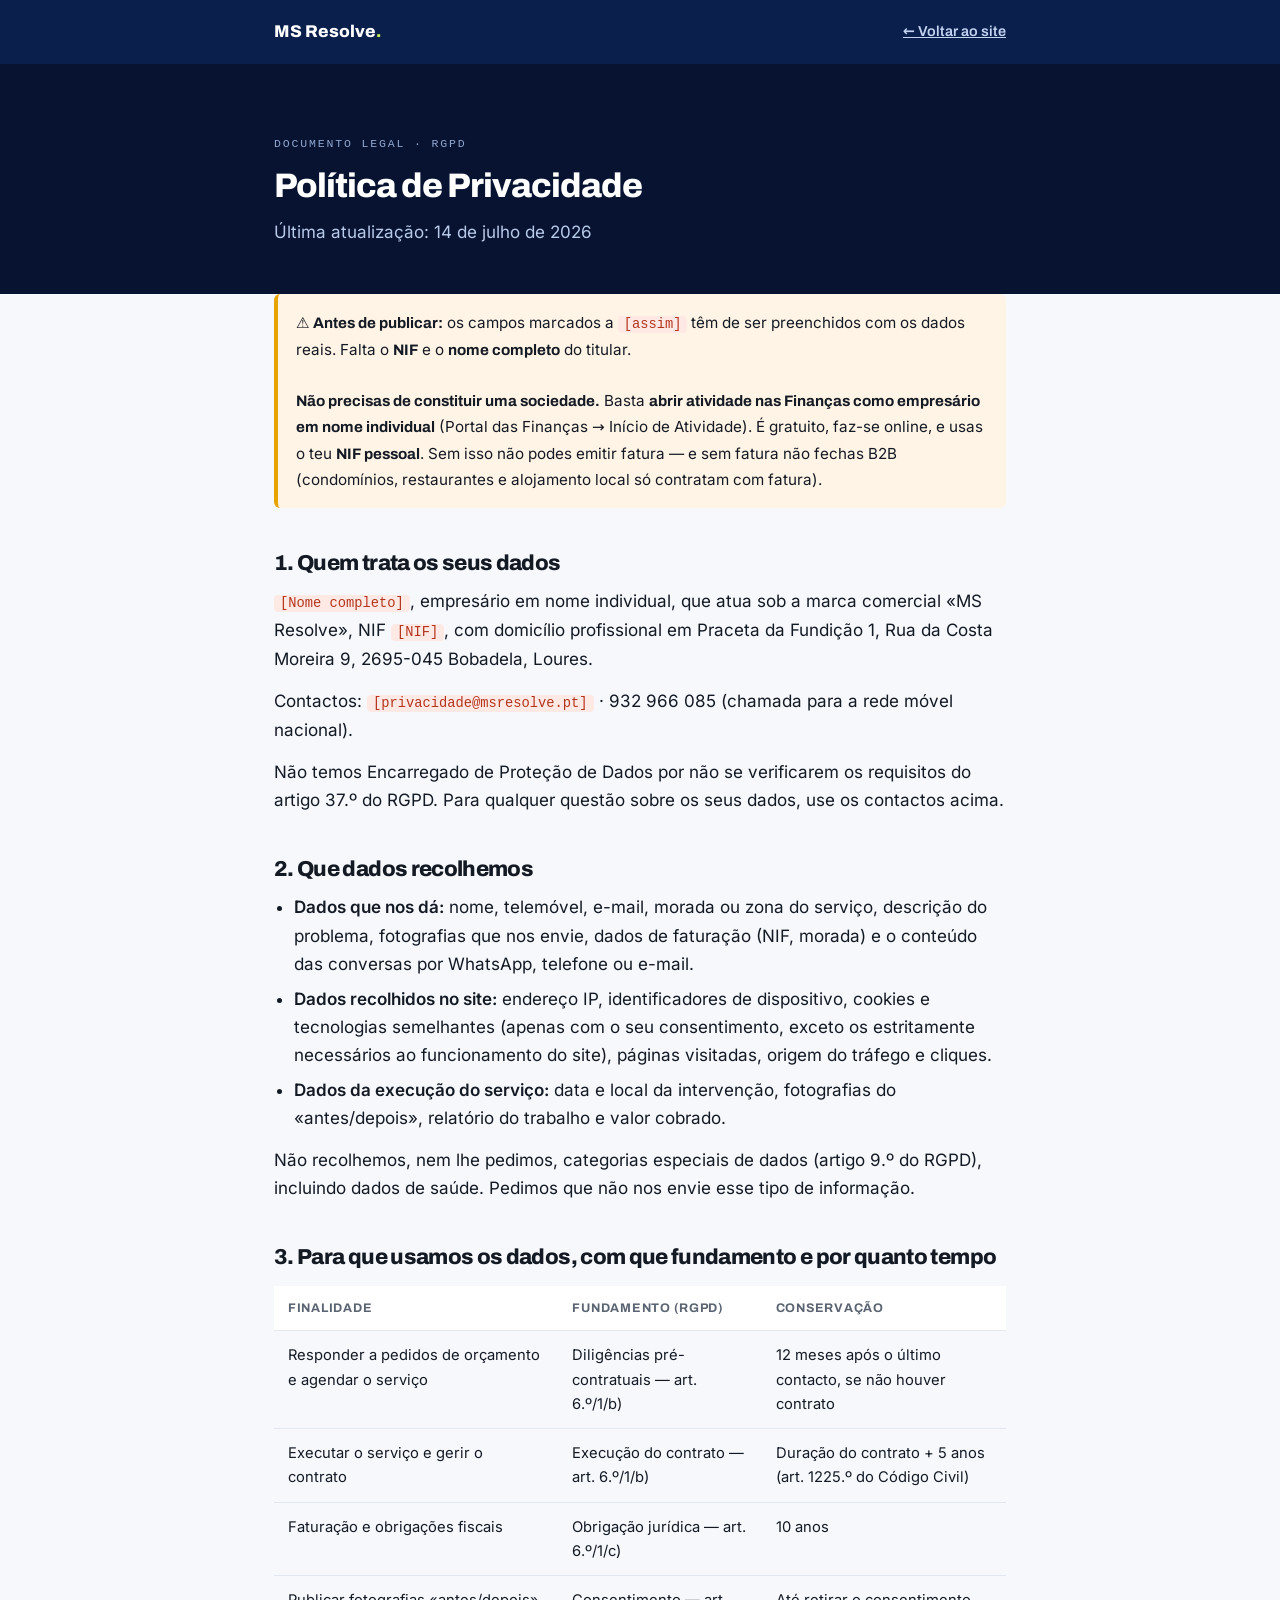
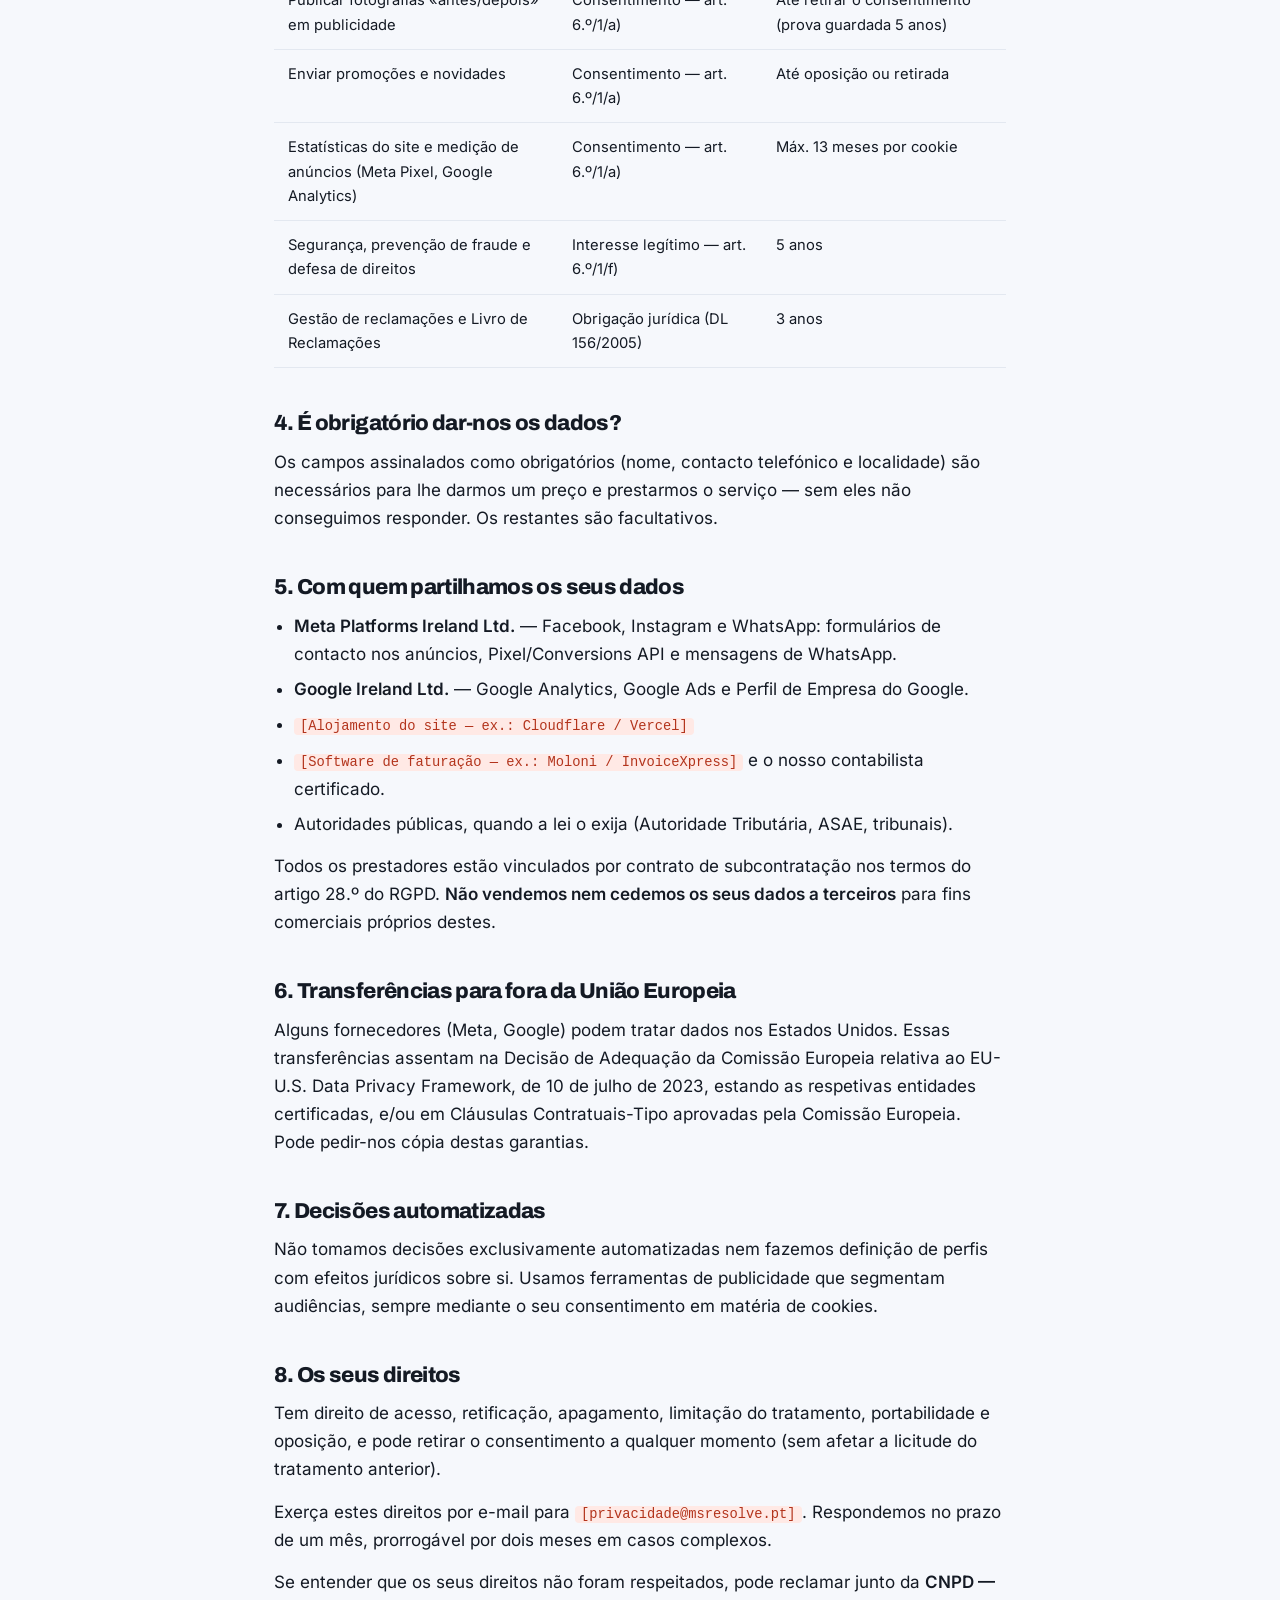
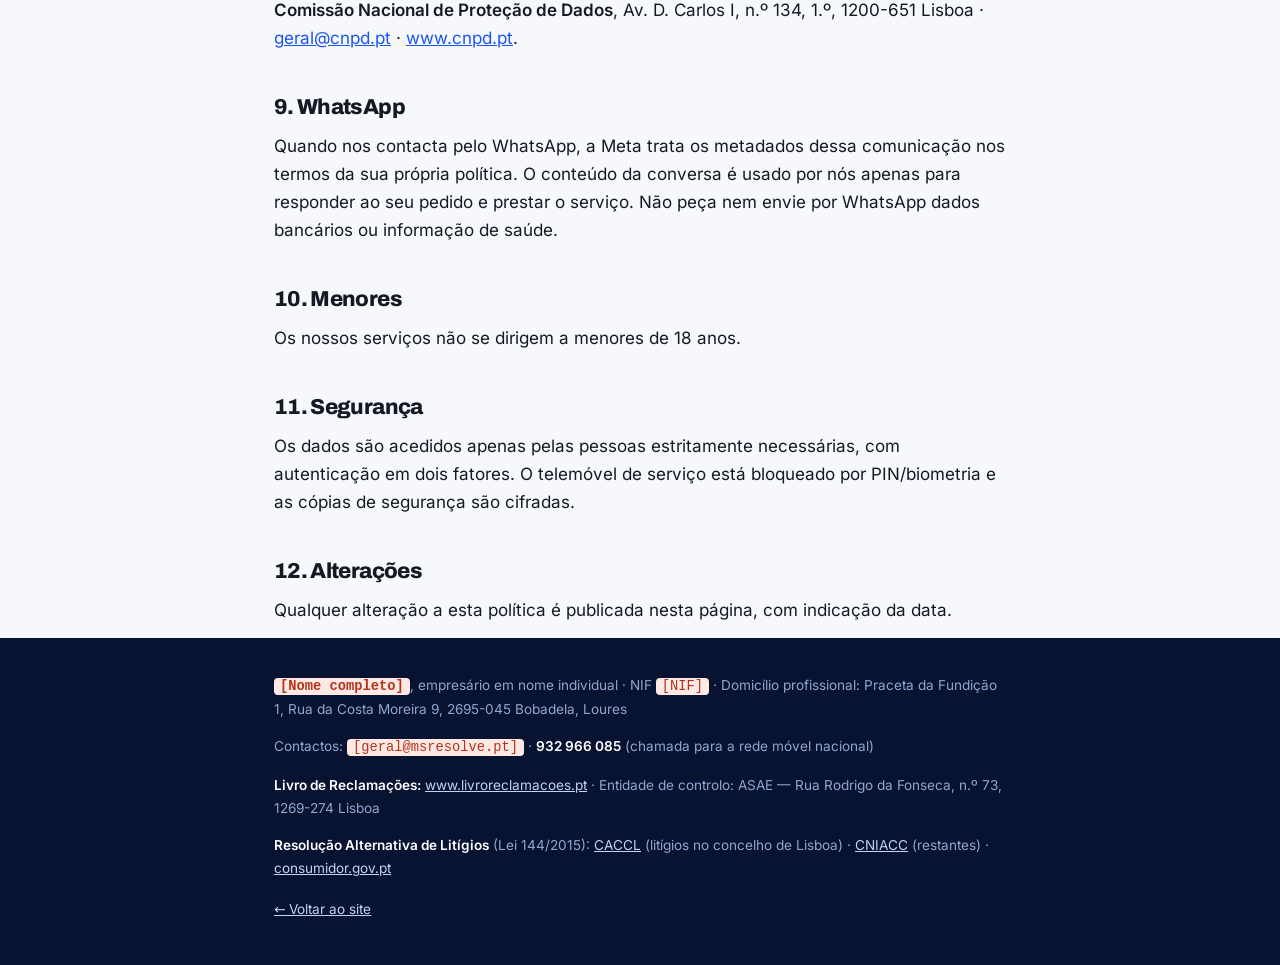
<file: privacidade.html>
<!DOCTYPE html>
<html lang="pt-PT">
<head>
<meta charset="utf-8">
<meta name="viewport" content="width=device-width, initial-scale=1">
<meta name="theme-color" content="#0B1F4D">
<meta name="robots" content="noindex, follow">
<title>Política de Privacidade — MS Resolve</title>
<meta name="description" content="Como a MS Resolve trata os seus dados pessoais: finalidades, fundamentos legais, prazos de conservação e os seus direitos ao abrigo do RGPD.">
<link rel="icon" href="logo/ms-resolve-selo.svg" type="image/svg+xml">
<link rel="stylesheet" href="fonts.css">
<style>
:root{
  --blue:#1A56F0; --navy:#0B1F4D; --navy-2:#071331; --lime:#C4F24C;
  --off:#F6F8FC; --white:#fff; --mist:#E3E8F0; --slate:#5B6472; --graphite:#141A24;
  --fd:'Archivo','Segoe UI',system-ui,sans-serif;
  --fb:'Inter','Segoe UI',system-ui,sans-serif;
  --fm:ui-monospace,'Consolas',monospace;
}
*{box-sizing:border-box;}
body{margin:0;background:var(--off);color:var(--graphite);font-family:var(--fb);font-size:1.0625rem;line-height:1.65;-webkit-font-smoothing:antialiased;}
.wrap{max-width:780px;margin:0 auto;padding:0 24px;}
a{color:var(--blue);}
h1,h2{font-family:var(--fd);font-weight:800;letter-spacing:-.03em;line-height:1.1;margin:0;text-wrap:balance;}
h2{font-size:1.35rem;margin:44px 0 12px;}
p{margin:0 0 14px;}
:where(a,button):focus-visible{outline:3px solid var(--lime);outline-offset:2px;}

header.top{background:var(--navy);color:#fff;padding:18px 0;}
header.top .in{display:flex;align-items:center;justify-content:space-between;gap:16px;}
header.top a{color:#fff;text-decoration:none;font-family:var(--fd);font-weight:800;}
header.top .back{font-size:.9rem;font-weight:600;color:#C3D3F2;text-decoration:underline;}

.hero{background:var(--navy-2);color:#fff;padding:56px 0 48px;}
.hero h1{font-size:clamp(1.9rem,1.3rem+2.4vw,2.8rem);}
.hero .eye{font-family:var(--fm);font-size:.72rem;letter-spacing:.16em;text-transform:uppercase;color:#8FA6CF;margin-bottom:14px;}
.hero p{color:#B9CAEA;margin-top:14px;margin-bottom:0;}

main{padding:48px 0 72px;}
.aviso{background:#FFF4E5;border-left:4px solid #E8A400;padding:16px 18px;border-radius:6px;margin-bottom:36px;font-size:.95rem;}
.aviso b{font-family:var(--fd);}
table{width:100%;border-collapse:collapse;margin:16px 0 8px;font-size:.92rem;display:block;overflow-x:auto;}
th,td{text-align:left;padding:12px 14px;border-bottom:1px solid var(--mist);vertical-align:top;}
th{font-family:var(--fd);font-weight:700;font-size:.78rem;text-transform:uppercase;letter-spacing:.06em;color:var(--slate);background:var(--white);}
ul{padding-left:20px;margin:0 0 14px;}
li{margin-bottom:7px;}
.campo{background:#FFE9E5;color:#B3341C;font-family:var(--fm);font-size:.86rem;padding:1px 6px;border-radius:4px;}

footer{background:var(--navy-2);color:#8FA6CF;padding:36px 0;font-size:.85rem;line-height:1.7;}
footer a{color:#C3D3F2;}
footer strong{color:#fff;}
</style>
</head>
<body>

<header class="top">
  <div class="wrap in">
    <a href="index.html">MS Resolve<span style="color:var(--lime)">.</span></a>
    <a class="back" href="index.html">← Voltar ao site</a>
  </div>
</header>

<div class="hero">
  <div class="wrap">
    <p class="eye">Documento legal · RGPD</p>
    <h1>Política de Privacidade</h1>
    <p>Última atualização: 14 de julho de 2026</p>
  </div>
</div>

<main class="wrap">

  <div class="aviso">
    <b>⚠️ Antes de publicar:</b> os campos marcados a <span class="campo">[assim]</span> têm de ser
    preenchidos com os dados reais. Falta o <b>NIF</b> e o <b>nome completo</b> do titular.
    <br><br>
    <b>Não precisas de constituir uma sociedade.</b> Basta <b>abrir atividade nas Finanças como
    empresário em nome individual</b> (Portal das Finanças → Início de Atividade). É gratuito, faz-se
    online, e usas o teu <b>NIF pessoal</b>. Sem isso não podes emitir fatura — e sem fatura não
    fechas B2B (condomínios, restaurantes e alojamento local só contratam com fatura).
  </div>

  <h2>1. Quem trata os seus dados</h2>
  <p><span class="campo">[Nome completo]</span>, empresário em nome individual, que atua sob a marca
  comercial «MS Resolve», NIF <span class="campo">[NIF]</span>, com domicílio profissional em
  Praceta da Fundição 1, Rua da Costa Moreira 9, 2695-045 Bobadela, Loures.</p>
  <p>Contactos: <span class="campo">[privacidade@msresolve.pt]</span> · 932 966 085 (chamada para a rede móvel nacional).</p>
  <p>Não temos Encarregado de Proteção de Dados por não se verificarem os requisitos do artigo 37.º do RGPD.
  Para qualquer questão sobre os seus dados, use os contactos acima.</p>

  <h2>2. Que dados recolhemos</h2>
  <ul>
    <li><strong>Dados que nos dá:</strong> nome, telemóvel, e-mail, morada ou zona do serviço, descrição do
    problema, fotografias que nos envie, dados de faturação (NIF, morada) e o conteúdo das conversas por
    WhatsApp, telefone ou e-mail.</li>
    <li><strong>Dados recolhidos no site:</strong> endereço IP, identificadores de dispositivo, cookies e
    tecnologias semelhantes (apenas com o seu consentimento, exceto os estritamente necessários ao
    funcionamento do site), páginas visitadas, origem do tráfego e cliques.</li>
    <li><strong>Dados da execução do serviço:</strong> data e local da intervenção, fotografias do
    «antes/depois», relatório do trabalho e valor cobrado.</li>
  </ul>
  <p>Não recolhemos, nem lhe pedimos, categorias especiais de dados (artigo 9.º do RGPD), incluindo dados de
  saúde. Pedimos que não nos envie esse tipo de informação.</p>

  <h2>3. Para que usamos os dados, com que fundamento e por quanto tempo</h2>
  <table>
    <thead><tr><th>Finalidade</th><th>Fundamento (RGPD)</th><th>Conservação</th></tr></thead>
    <tbody>
      <tr><td>Responder a pedidos de orçamento e agendar o serviço</td><td>Diligências pré-contratuais — art. 6.º/1/b)</td><td>12 meses após o último contacto, se não houver contrato</td></tr>
      <tr><td>Executar o serviço e gerir o contrato</td><td>Execução do contrato — art. 6.º/1/b)</td><td>Duração do contrato + 5 anos (art. 1225.º do Código Civil)</td></tr>
      <tr><td>Faturação e obrigações fiscais</td><td>Obrigação jurídica — art. 6.º/1/c)</td><td>10 anos</td></tr>
      <tr><td>Publicar fotografias «antes/depois» em publicidade</td><td>Consentimento — art. 6.º/1/a)</td><td>Até retirar o consentimento (prova guardada 5 anos)</td></tr>
      <tr><td>Enviar promoções e novidades</td><td>Consentimento — art. 6.º/1/a)</td><td>Até oposição ou retirada</td></tr>
      <tr><td>Estatísticas do site e medição de anúncios (Meta Pixel, Google Analytics)</td><td>Consentimento — art. 6.º/1/a)</td><td>Máx. 13 meses por cookie</td></tr>
      <tr><td>Segurança, prevenção de fraude e defesa de direitos</td><td>Interesse legítimo — art. 6.º/1/f)</td><td>5 anos</td></tr>
      <tr><td>Gestão de reclamações e Livro de Reclamações</td><td>Obrigação jurídica (DL 156/2005)</td><td>3 anos</td></tr>
    </tbody>
  </table>

  <h2>4. É obrigatório dar-nos os dados?</h2>
  <p>Os campos assinalados como obrigatórios (nome, contacto telefónico e localidade) são necessários para lhe
  darmos um preço e prestarmos o serviço — sem eles não conseguimos responder. Os restantes são facultativos.</p>

  <h2>5. Com quem partilhamos os seus dados</h2>
  <ul>
    <li><strong>Meta Platforms Ireland Ltd.</strong> — Facebook, Instagram e WhatsApp: formulários de contacto
    nos anúncios, Pixel/Conversions API e mensagens de WhatsApp.</li>
    <li><strong>Google Ireland Ltd.</strong> — Google Analytics, Google Ads e Perfil de Empresa do Google.</li>
    <li><span class="campo">[Alojamento do site — ex.: Cloudflare / Vercel]</span></li>
    <li><span class="campo">[Software de faturação — ex.: Moloni / InvoiceXpress]</span> e o nosso contabilista certificado.</li>
    <li>Autoridades públicas, quando a lei o exija (Autoridade Tributária, ASAE, tribunais).</li>
  </ul>
  <p>Todos os prestadores estão vinculados por contrato de subcontratação nos termos do artigo 28.º do RGPD.
  <strong>Não vendemos nem cedemos os seus dados a terceiros</strong> para fins comerciais próprios destes.</p>

  <h2>6. Transferências para fora da União Europeia</h2>
  <p>Alguns fornecedores (Meta, Google) podem tratar dados nos Estados Unidos. Essas transferências assentam na
  Decisão de Adequação da Comissão Europeia relativa ao EU-U.S. Data Privacy Framework, de 10 de julho de 2023,
  estando as respetivas entidades certificadas, e/ou em Cláusulas Contratuais-Tipo aprovadas pela Comissão
  Europeia. Pode pedir-nos cópia destas garantias.</p>

  <h2>7. Decisões automatizadas</h2>
  <p>Não tomamos decisões exclusivamente automatizadas nem fazemos definição de perfis com efeitos jurídicos
  sobre si. Usamos ferramentas de publicidade que segmentam audiências, sempre mediante o seu consentimento
  em matéria de cookies.</p>

  <h2>8. Os seus direitos</h2>
  <p>Tem direito de acesso, retificação, apagamento, limitação do tratamento, portabilidade e oposição, e pode
  retirar o consentimento a qualquer momento (sem afetar a licitude do tratamento anterior).</p>
  <p>Exerça estes direitos por e-mail para <span class="campo">[privacidade@msresolve.pt]</span>. Respondemos no
  prazo de um mês, prorrogável por dois meses em casos complexos.</p>
  <p>Se entender que os seus direitos não foram respeitados, pode reclamar junto da <strong>CNPD — Comissão
  Nacional de Proteção de Dados</strong>, Av. D. Carlos I, n.º 134, 1.º, 1200-651 Lisboa ·
  <a href="mailto:geral@cnpd.pt">geral@cnpd.pt</a> · <a href="https://www.cnpd.pt" target="_blank" rel="noopener">www.cnpd.pt</a>.</p>

  <h2>9. WhatsApp</h2>
  <p>Quando nos contacta pelo WhatsApp, a Meta trata os metadados dessa comunicação nos termos da sua própria
  política. O conteúdo da conversa é usado por nós apenas para responder ao seu pedido e prestar o serviço.
  Não peça nem envie por WhatsApp dados bancários ou informação de saúde.</p>

  <h2>10. Menores</h2>
  <p>Os nossos serviços não se dirigem a menores de 18 anos.</p>

  <h2>11. Segurança</h2>
  <p>Os dados são acedidos apenas pelas pessoas estritamente necessárias, com autenticação em dois fatores.
  O telemóvel de serviço está bloqueado por PIN/biometria e as cópias de segurança são cifradas.</p>

  <h2>12. Alterações</h2>
  <p>Qualquer alteração a esta política é publicada nesta página, com indicação da data.</p>

</main>

<footer>
  <div class="wrap">
    <p><strong><span class="campo">[Nome completo]</span></strong>, empresário em nome individual · NIF <span class="campo">[NIF]</span> ·
    Domicílio profissional: Praceta da Fundição 1, Rua da Costa Moreira 9, 2695-045 Bobadela, Loures</p>
    <p>Contactos: <span class="campo">[geral@msresolve.pt]</span> ·
    <strong>932 966 085</strong> (chamada para a rede móvel nacional)</p>
    <p><strong>Livro de Reclamações:</strong> <a href="https://www.livroreclamacoes.pt/" target="_blank" rel="noopener">www.livroreclamacoes.pt</a> ·
    Entidade de controlo: ASAE — Rua Rodrigo da Fonseca, n.º 73, 1269-274 Lisboa</p>
    <p><strong>Resolução Alternativa de Litígios</strong> (Lei 144/2015):
    <a href="https://www.centroarbitragemlisboa.pt" target="_blank" rel="noopener">CACCL</a> (litígios no concelho de Lisboa) ·
    <a href="https://www.cniacc.pt" target="_blank" rel="noopener">CNIACC</a> (restantes) ·
    <a href="https://www.consumidor.gov.pt" target="_blank" rel="noopener">consumidor.gov.pt</a></p>
    <p style="margin-top:18px"><a href="index.html">← Voltar ao site</a></p>
  </div>
</footer>

</body>
</html>
</file>
<file: fonts.css>
/* MS Resolve — tipografia da marca, auto-hospedada (Archivo + Inter).
   Gerado por render/fetch-fonts.mjs — não editar à mão. */

/* latin-ext */
@font-face {
  font-family: 'Archivo';
  font-style: normal;
  font-display: swap;
  font-weight: 600 800;
  font-stretch: 100%;
  font-display: swap;
  src: url([data-uri]) format('woff2');
  unicode-range: U+0100-02BA, U+02BD-02C5, U+02C7-02CC, U+02CE-02D7, U+02DD-02FF, U+0304, U+0308, U+0329, U+1D00-1DBF, U+1E00-1E9F, U+1EF2-1EFF, U+2020, U+20A0-20AB, U+20AD-20C0, U+2113, U+2C60-2C7F, U+A720-A7FF;
}

/* latin */
@font-face {
  font-family: 'Archivo';
  font-style: normal;
  font-display: swap;
  font-weight: 600 800;
  font-stretch: 100%;
  font-display: swap;
  src: url([data-uri]) format('woff2');
  unicode-range: U+0000-00FF, U+0131, U+0152-0153, U+02BB-02BC, U+02C6, U+02DA, U+02DC, U+0304, U+0308, U+0329, U+2000-206F, U+20AC, U+2122, U+2191, U+2193, U+2212, U+2215, U+FEFF, U+FFFD;
}

/* latin-ext */
@font-face {
  font-family: 'Inter';
  font-style: normal;
  font-display: swap;
  font-weight: 400 600;
  font-display: swap;
  src: url([data-uri]) format('woff2');
  unicode-range: U+0100-02BA, U+02BD-02C5, U+02C7-02CC, U+02CE-02D7, U+02DD-02FF, U+0304, U+0308, U+0329, U+1D00-1DBF, U+1E00-1E9F, U+1EF2-1EFF, U+2020, U+20A0-20AB, U+20AD-20C0, U+2113, U+2C60-2C7F, U+A720-A7FF;
}

/* latin */
@font-face {
  font-family: 'Inter';
  font-style: normal;
  font-display: swap;
  font-weight: 400 600;
  font-display: swap;
  src: url([data-uri]) format('woff2');
  unicode-range: U+0000-00FF, U+0131, U+0152-0153, U+02BB-02BC, U+02C6, U+02DA, U+02DC, U+0304, U+0308, U+0329, U+2000-206F, U+20AC, U+2122, U+2191, U+2193, U+2212, U+2215, U+FEFF, U+FFFD;
}
</file>
